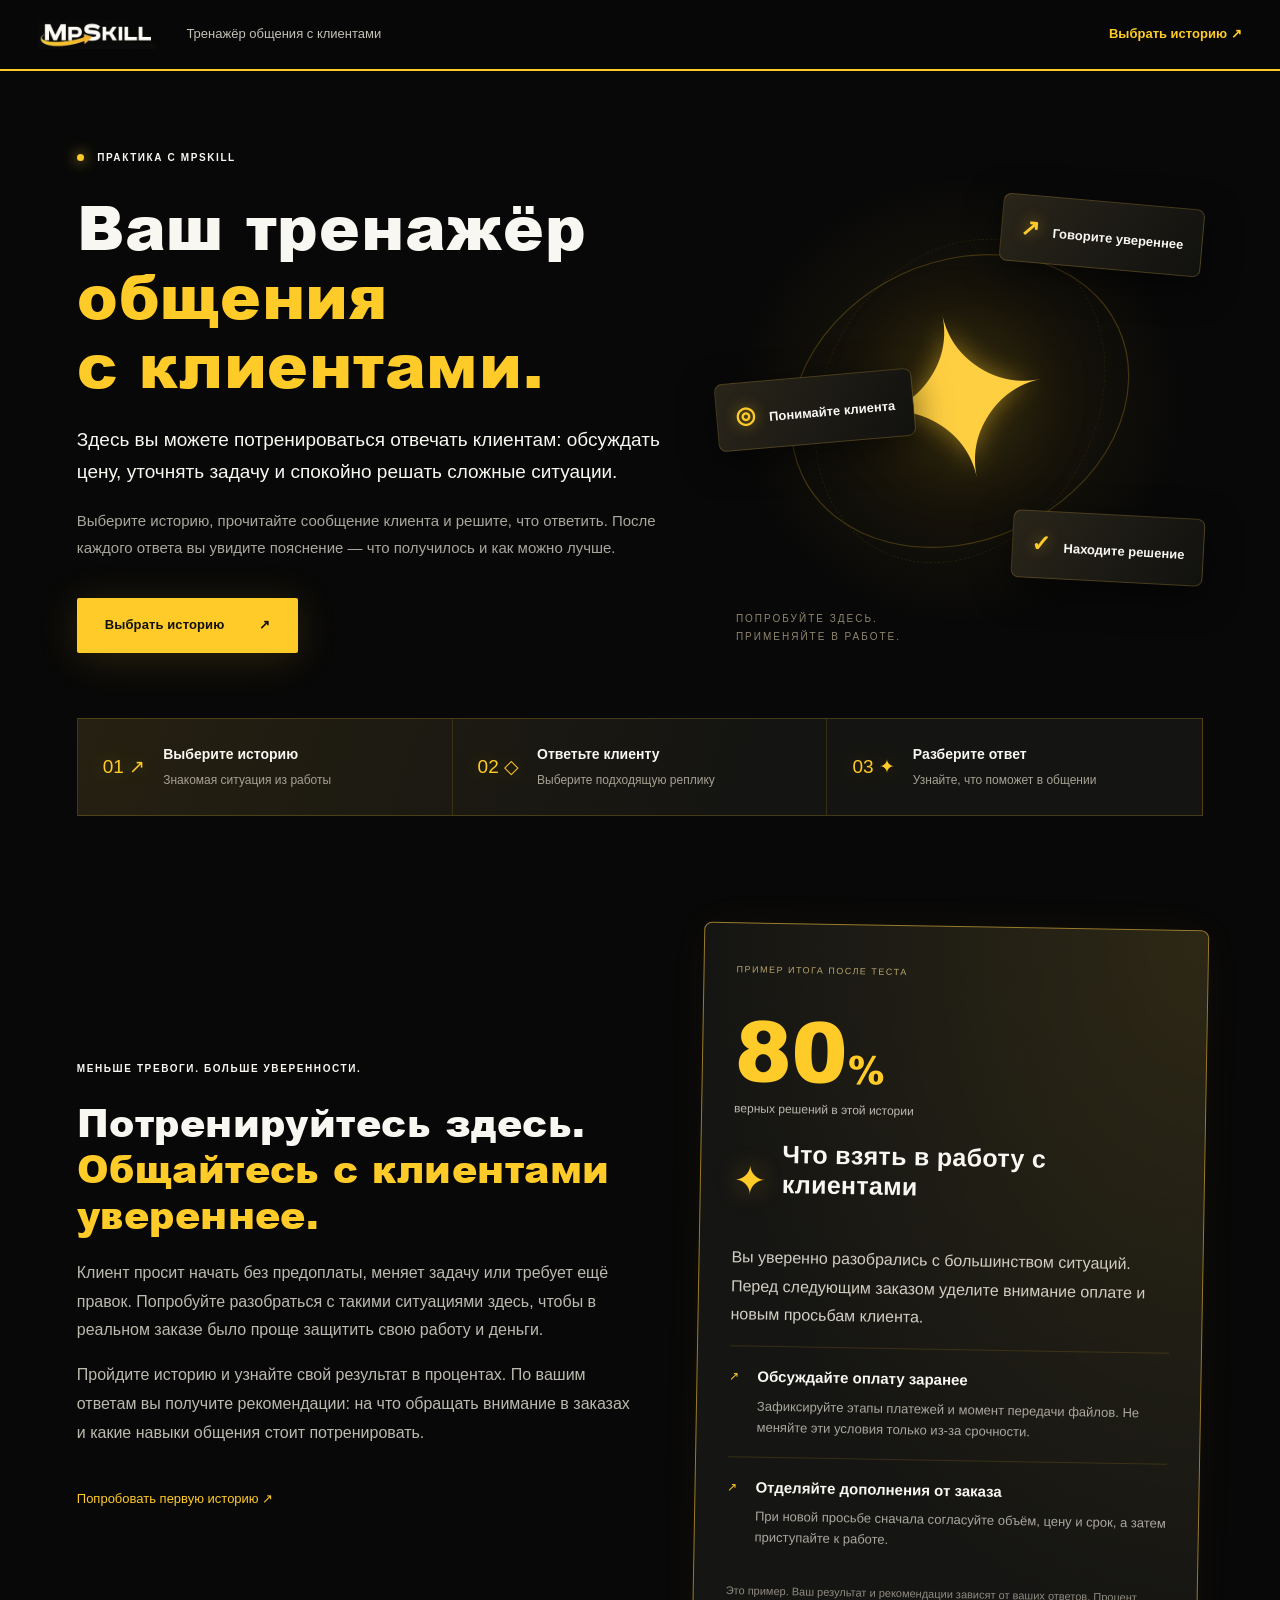
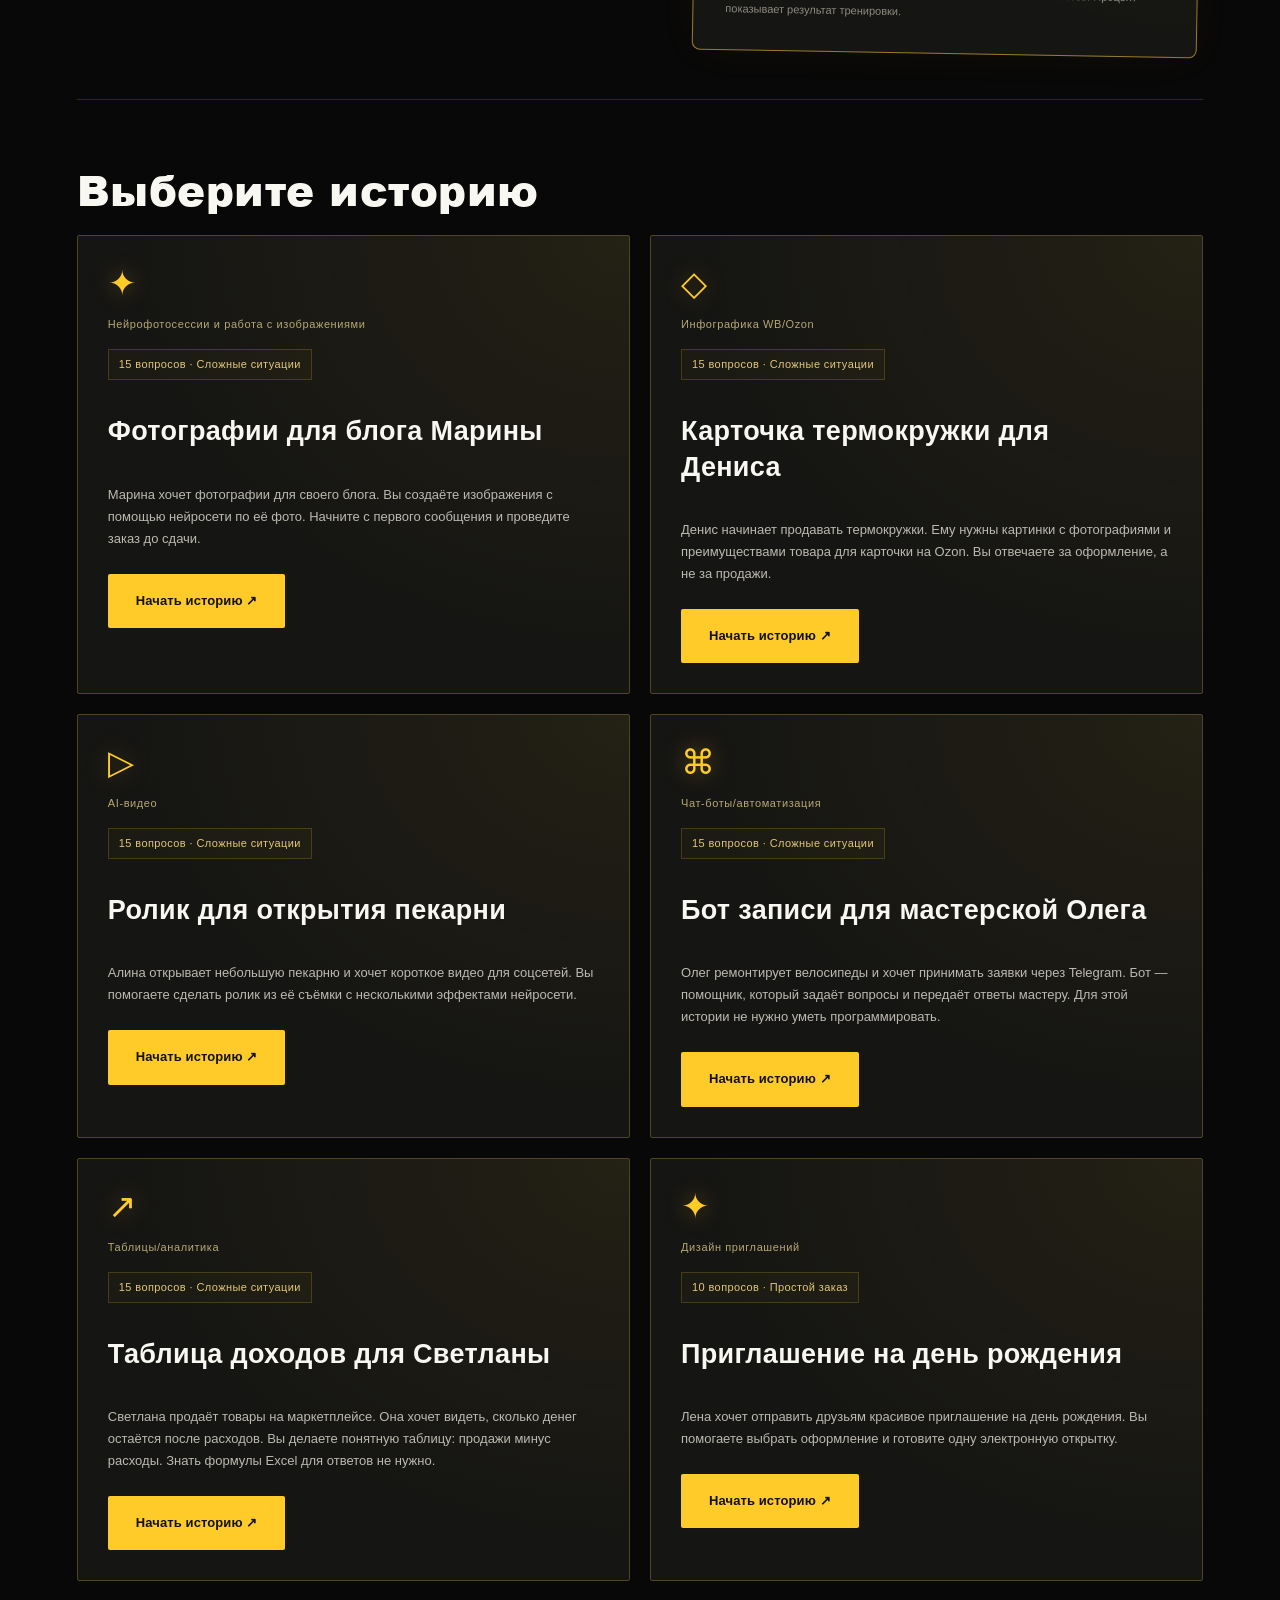
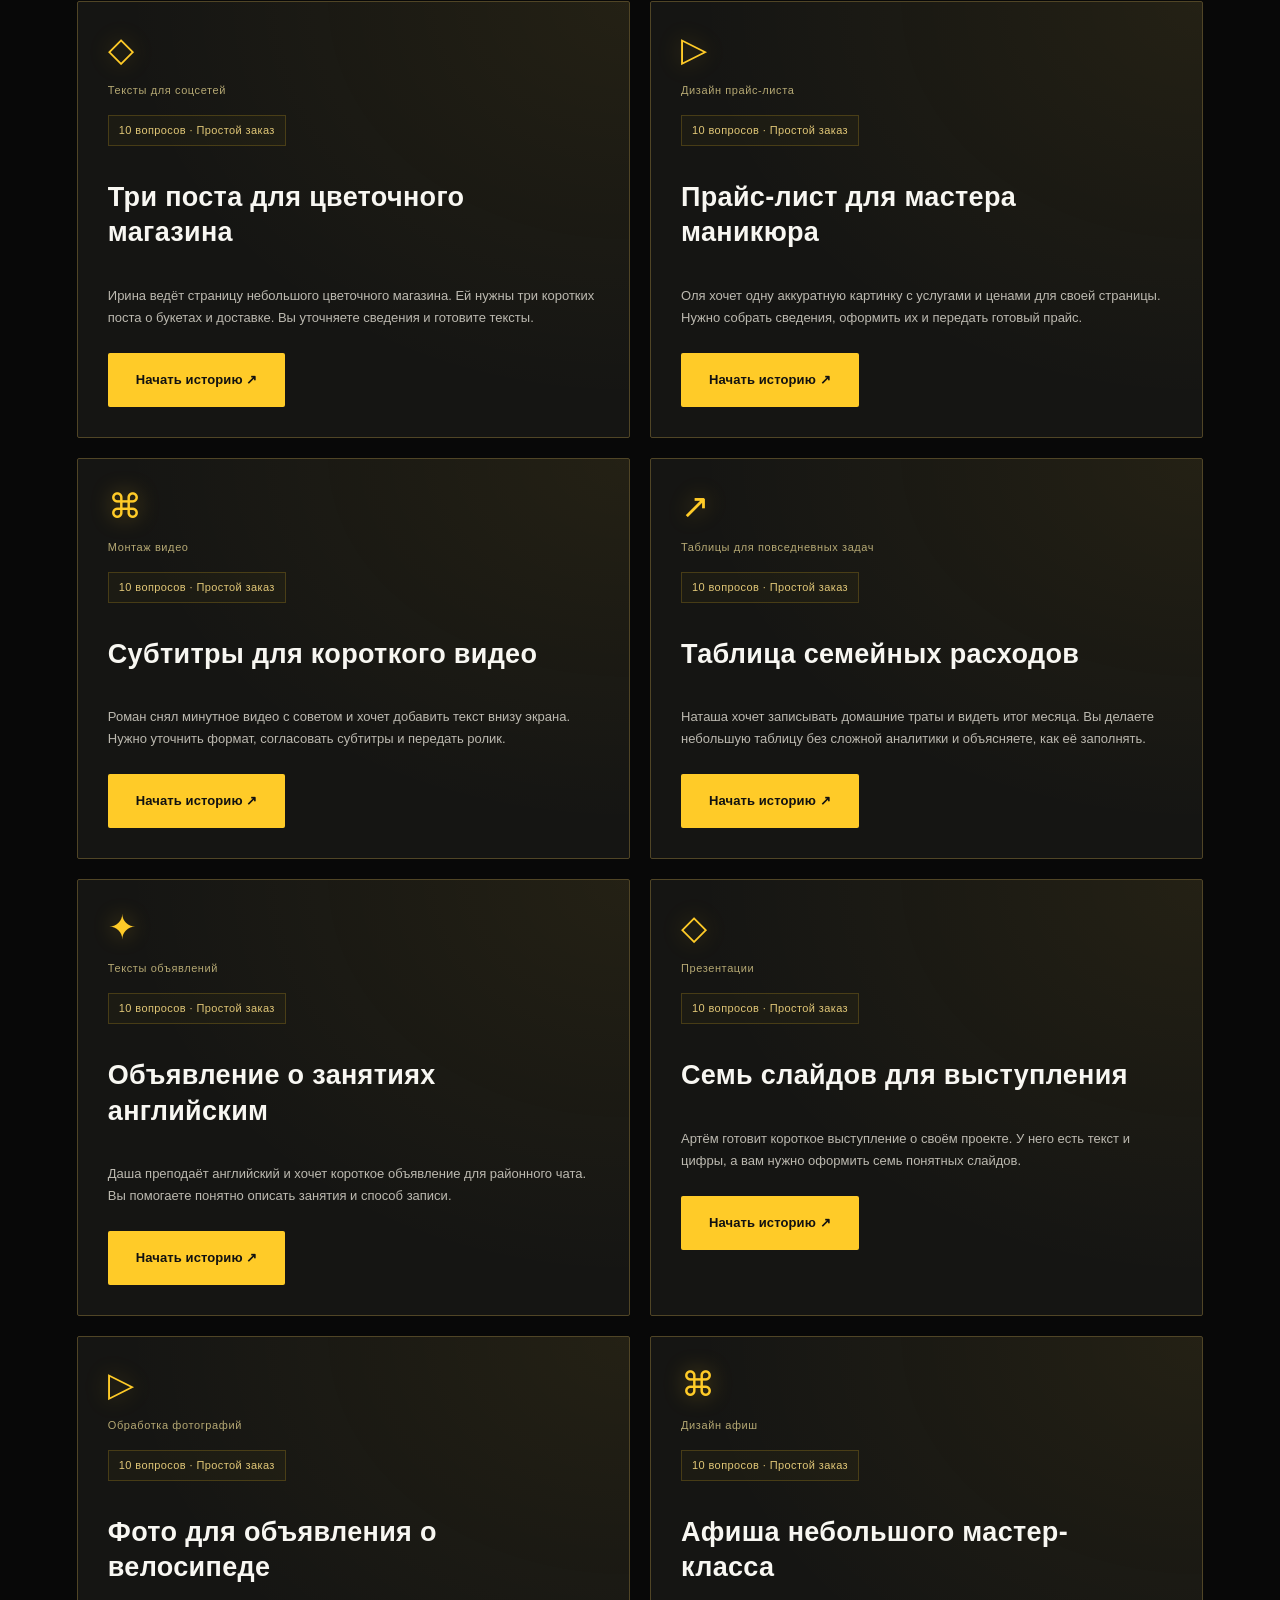
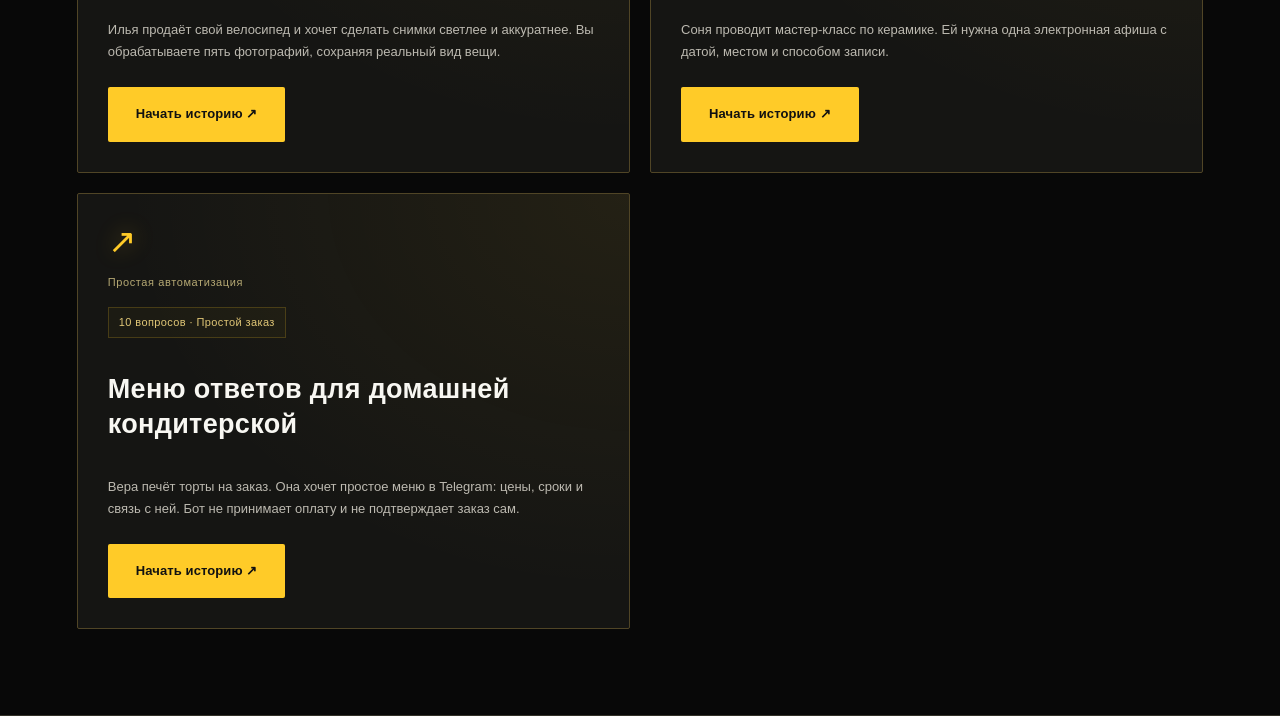
<file: index.html>
<!doctype html><html lang="ru"><head><meta charset="utf-8"><meta name="viewport" content="width=device-width,initial-scale=1"><title>MpSkill — тренажёр общения с клиентами</title><link rel="stylesheet" href="style.css"><link rel="stylesheet" href="redesign.css"><link rel="stylesheet" href="trainer.css?v=6"></head><body><header><a class="wordmark" href="./" aria-label="MpSkill — на главную"><img src="logo-original.png" alt="MpSkill"></a><span class="header-caption">Тренажёр общения с клиентами</span><a class="header-link" href="#app">Выбрать историю ↗</a></header><main><section><div class="welcome"><div class="welcome-copy"><div class="eyebrow"><span class="live-dot"></span> ПРАКТИКА С MPSKILL</div><h1>Ваш тренажёр<br><em>общения<br>с клиентами.</em></h1><p class="intro">Здесь вы можете потренироваться отвечать клиентам: обсуждать цену, уточнять задачу и спокойно решать сложные ситуации.</p><p class="welcome-help">Выберите историю, прочитайте сообщение клиента и решите, что ответить. После каждого ответа вы увидите пояснение — что получилось и как можно лучше.</p><a class="btn welcome-cta" href="#app">Выбрать историю <span>↗</span></a></div><div class="welcome-visual" aria-hidden="true"><div class="orbit orbit-one"></div><div class="orbit orbit-two"></div><div class="gold-symbol">✦</div><div class="floating-note note-one"><span>↗</span> Говорите увереннее</div><div class="floating-note note-two"><span>◎</span> Понимайте клиента</div><div class="floating-note note-three"><span>✓</span> Находите решение</div><div class="visual-caption">ПОПРОБУЙТЕ ЗДЕСЬ.<br>ПРИМЕНЯЙТЕ В РАБОТЕ.</div></div></div><div class="how-strip"><div><span class="step-icon">01 ↗</span><p><b>Выберите историю</b><small>Знакомая ситуация из работы</small></p></div><div><span class="step-icon">02 ◇</span><p><b>Ответьте клиенту</b><small>Выберите подходящую реплику</small></p></div><div><span class="step-icon">03 ✦</span><p><b>Разберите ответ</b><small>Узнайте, что поможет в общении</small></p></div></div><div class="benefit-panel"><div class="benefit-copy"><div class="eyebrow">МЕНЬШЕ ТРЕВОГИ. БОЛЬШЕ УВЕРЕННОСТИ.</div><h2>Потренируйтесь здесь.<br><em>Общайтесь с клиентами увереннее.</em></h2><p>Клиент просит начать без предоплаты, меняет задачу или требует ещё правок. Попробуйте разобраться с такими ситуациями здесь, чтобы в реальном заказе было проще защитить свою работу и деньги.</p><p>Пройдите историю и узнайте свой результат в процентах. По вашим ответам вы получите рекомендации: на что обращать внимание в заказах и какие навыки общения стоит потренировать.</p><a class="text-btn" href="#app">Попробовать первую историю ↗</a></div><div class="result-preview"><span class="preview-label">ПРИМЕР ИТОГА ПОСЛЕ ТЕСТА</span><div class="preview-score">80<span>%</span></div><p class="preview-score-label">верных решений в этой истории</p><div class="preview-heading"><span class="preview-star" aria-hidden="true">✦</span><h3>Что взять в работу с клиентами</h3></div><p class="preview-conclusion">Вы уверенно разобрались с большинством ситуаций. Перед следующим заказом уделите внимание оплате и новым просьбам клиента.</p><div class="preview-topic"><span>↗</span><div><b>Обсуждайте оплату заранее</b><p>Зафиксируйте этапы платежей и момент передачи файлов. Не меняйте эти условия только из-за срочности.</p></div></div><div class="preview-topic"><span>↗</span><div><b>Отделяйте дополнения от заказа</b><p>При новой просьбе сначала согласуйте объём, цену и срок, а затем приступайте к работе.</p></div></div><p class="preview-footnote">Это пример. Ваш результат и рекомендации зависят от ваших ответов. Процент показывает результат тренировки.</p></div></div><div id="app" aria-live="polite"><p>Загружаем истории…</p></div></section></main><script type="module" src="trainer.js?v=5"></script></body></html>
</file>
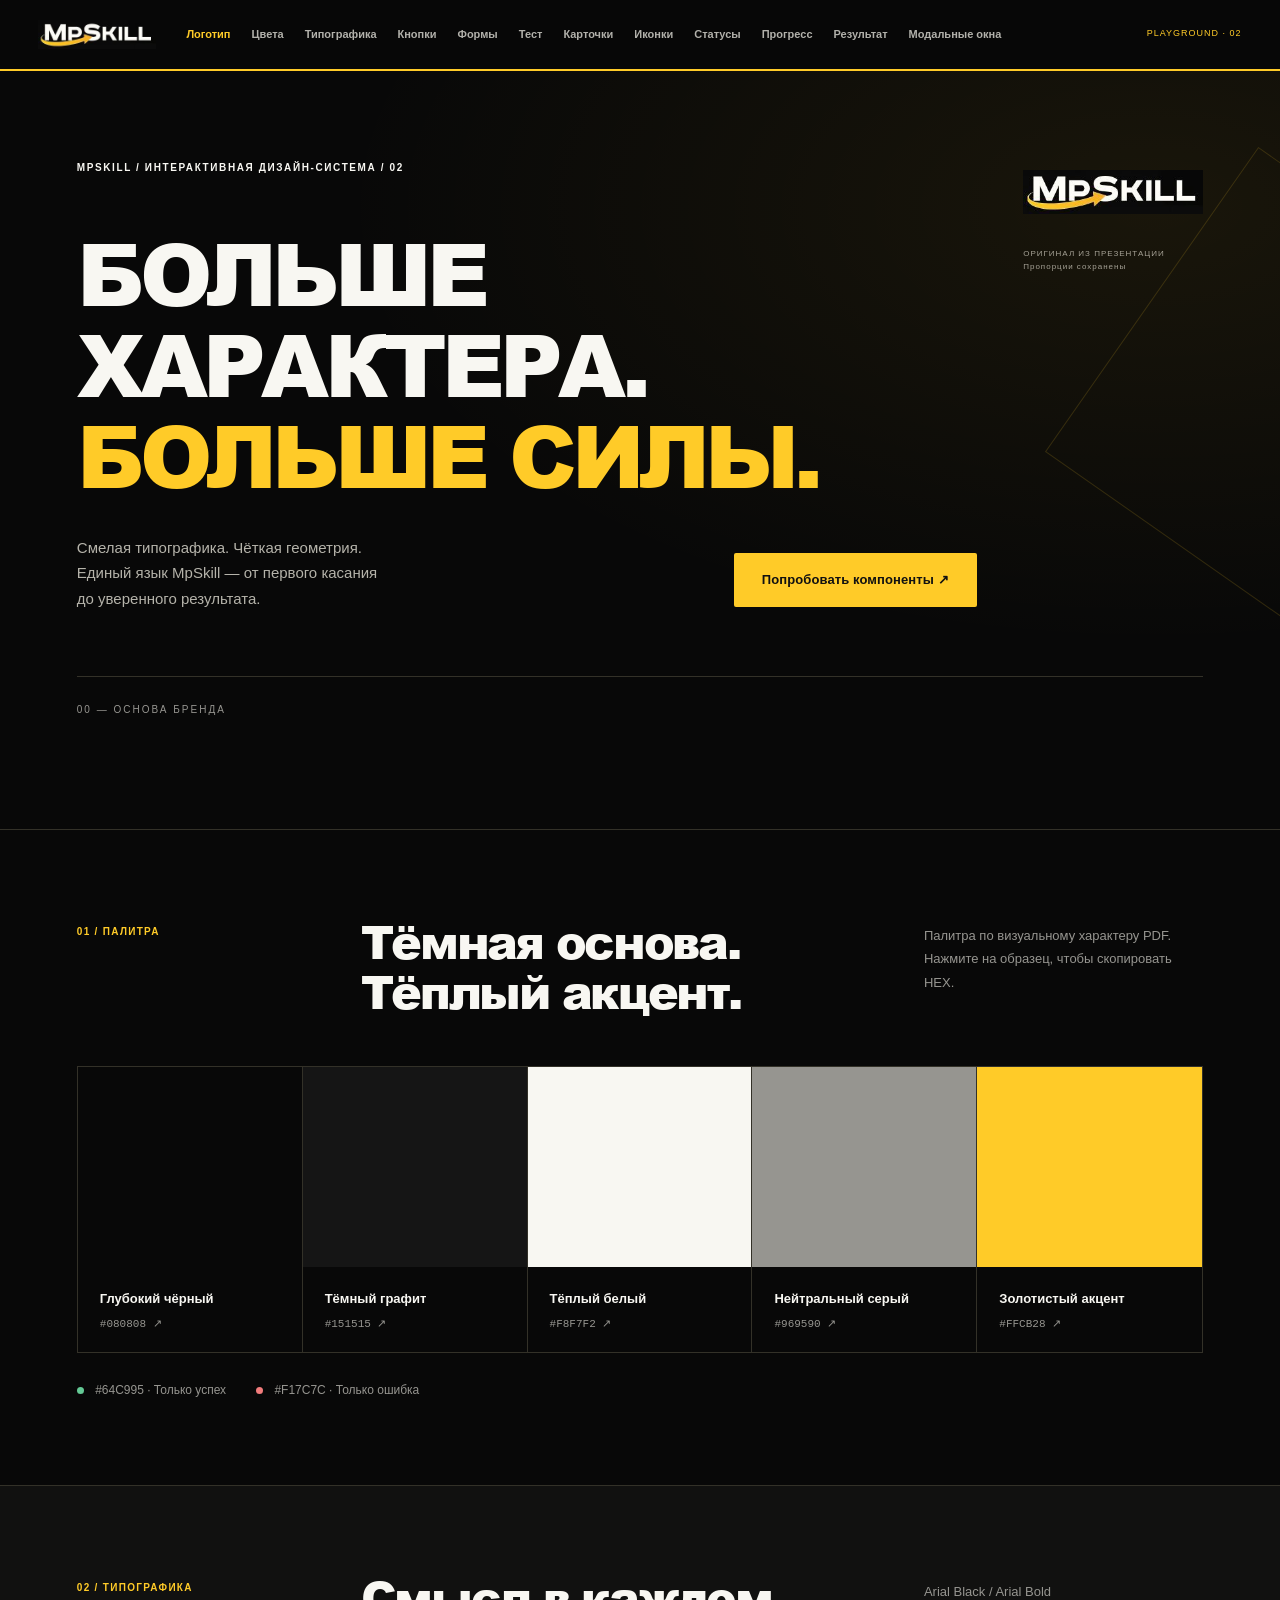
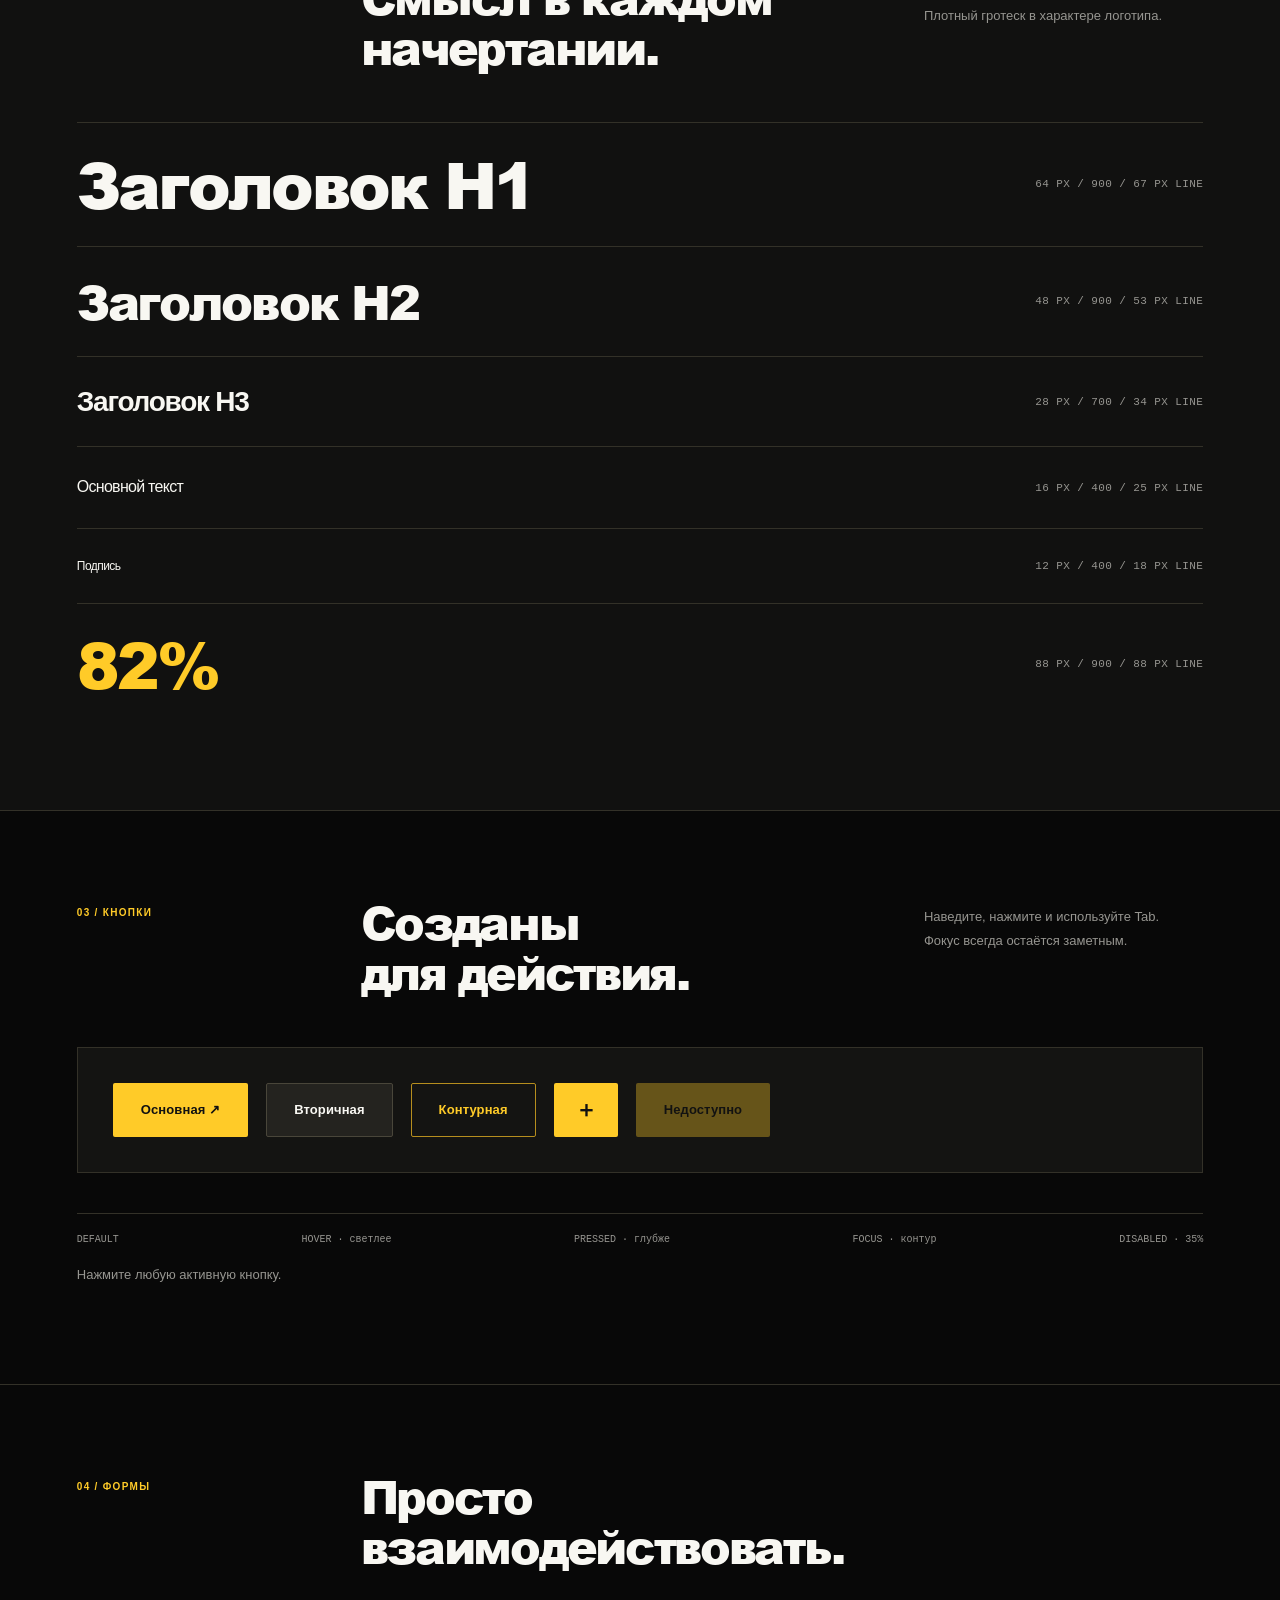
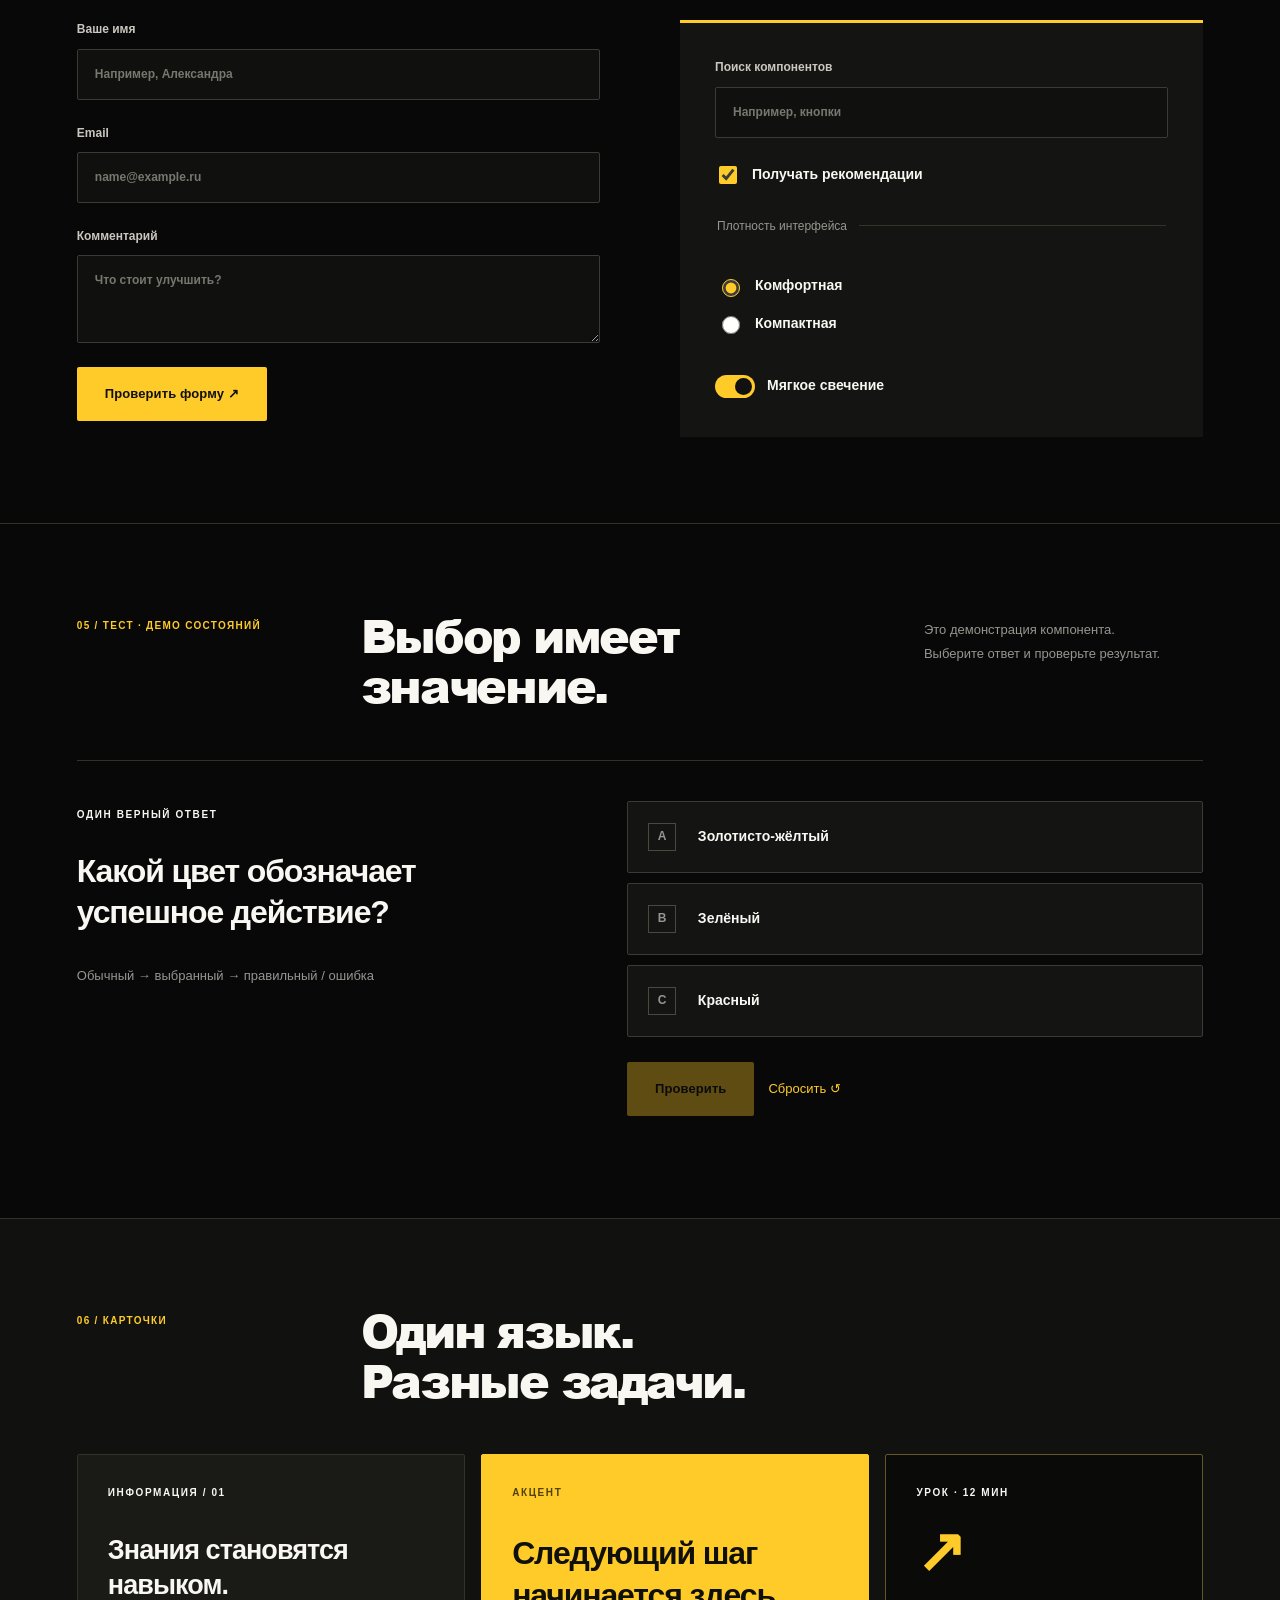
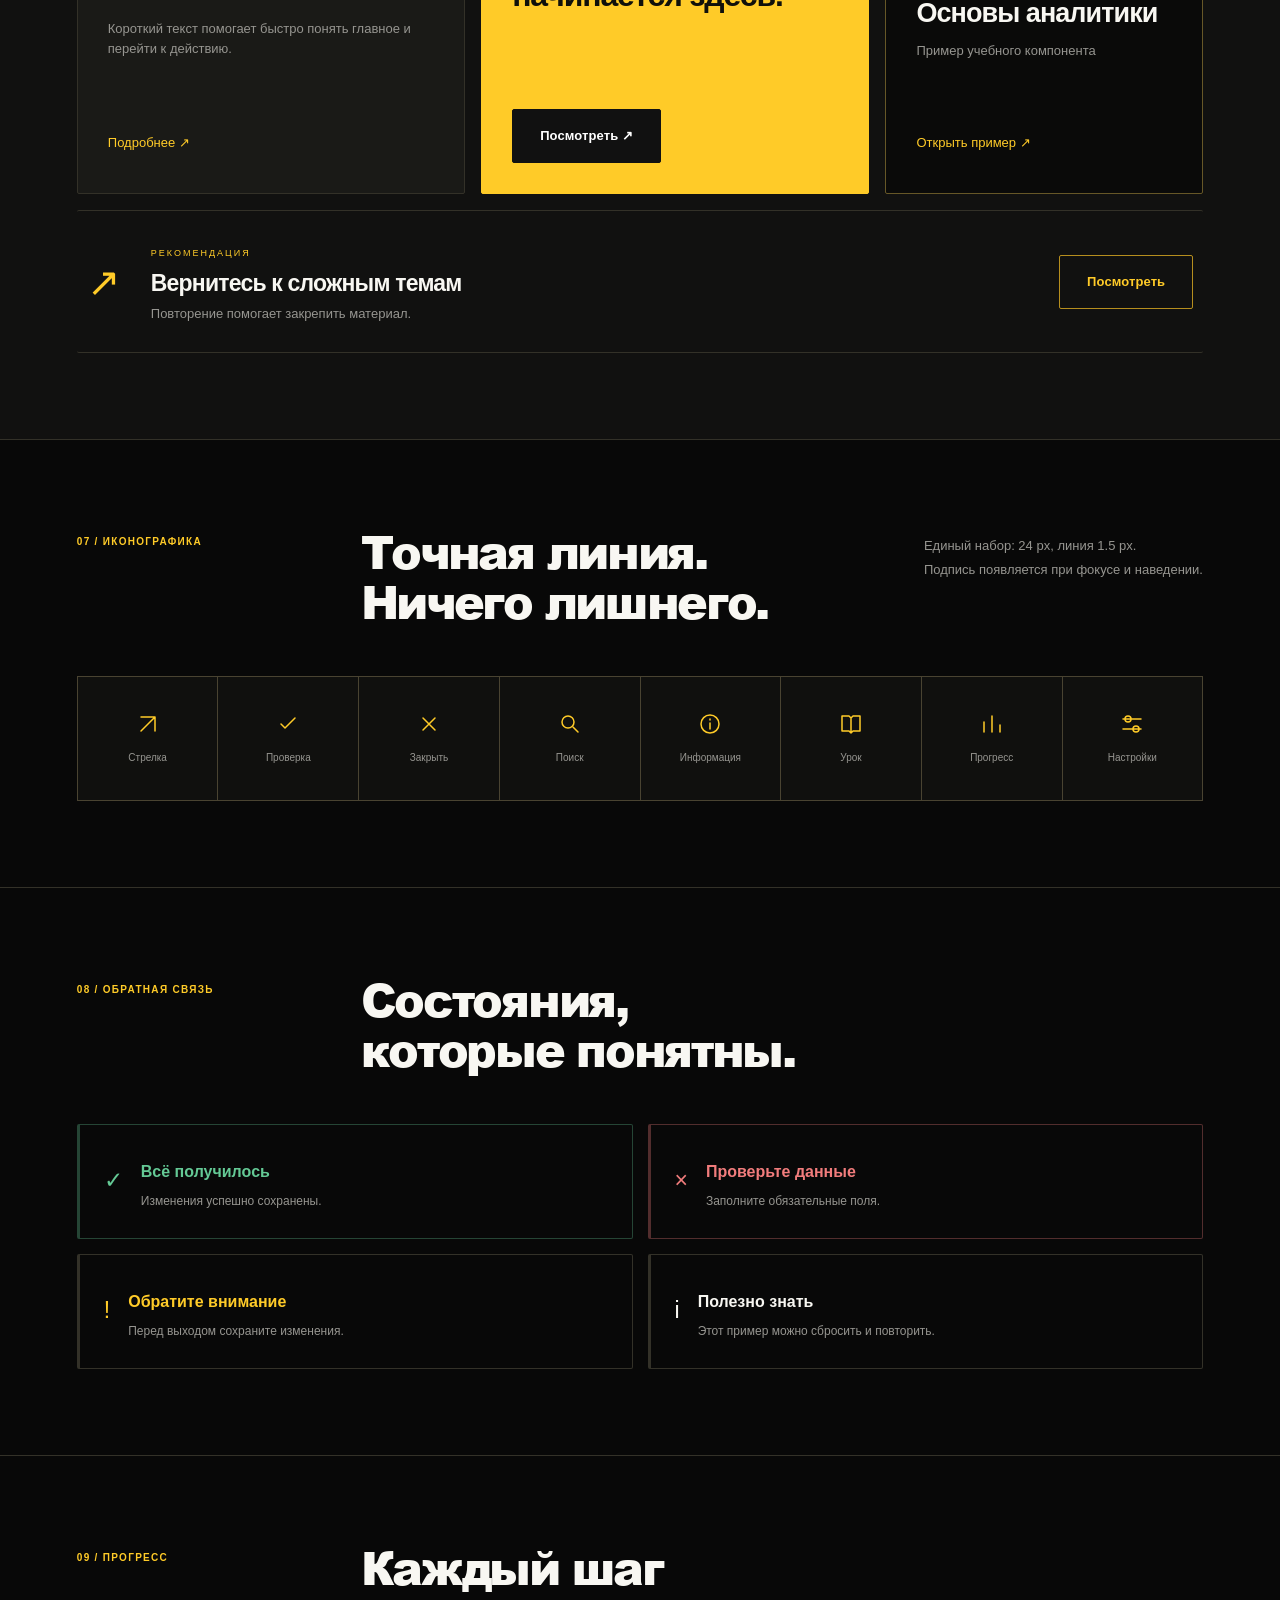
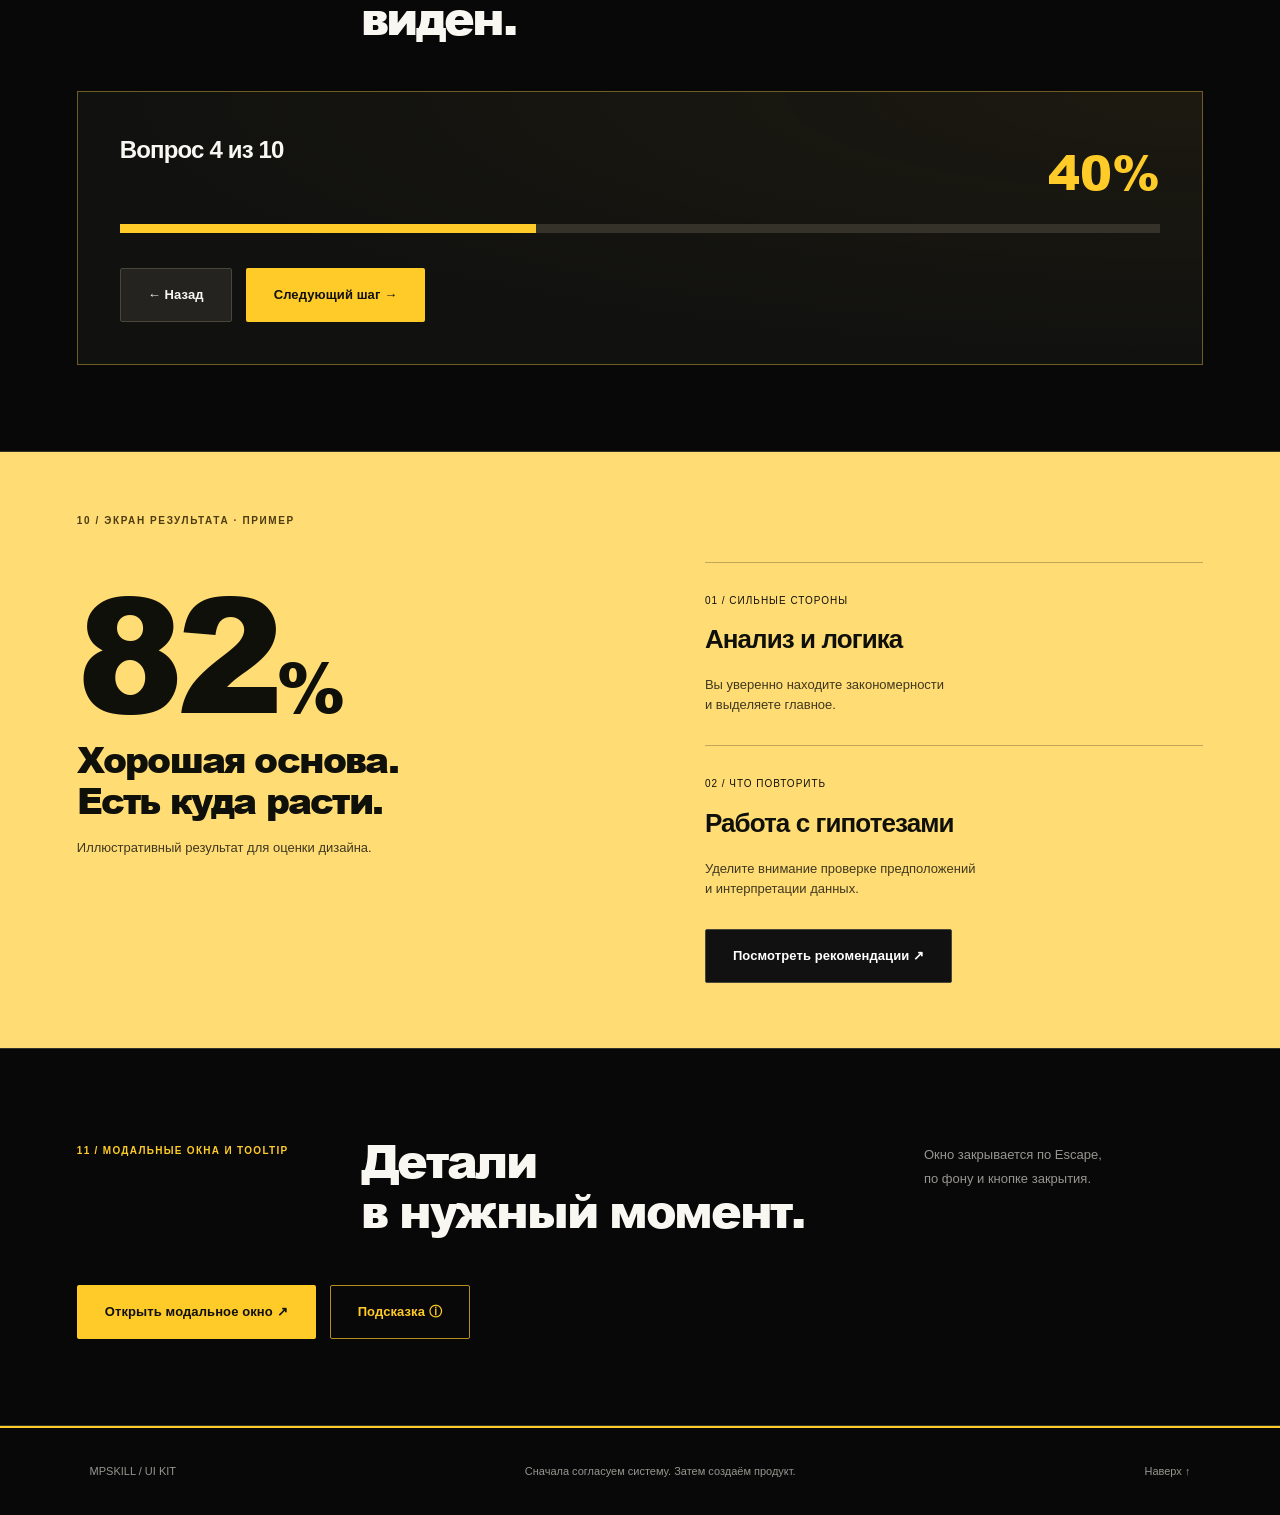
<file: ui-kit/index.html>
<!doctype html><html lang="ru"><head><meta charset="UTF-8"><meta name="viewport" content="width=device-width,initial-scale=1"><title>MpSkill — Design System</title><link rel="stylesheet" href="style.css?v=2"><link rel="stylesheet" href="redesign.css?v=2"></head><body>
<header><a class="wordmark" href="#logo"><img src="logo-original.png" alt="MpSkill"></a><nav aria-label="Разделы"></nav><span class="version">PLAYGROUND · 02</span></header>
<main><section id="logo" class="hero"><div class="eyebrow">MPSKILL / ИНТЕРАКТИВНАЯ ДИЗАЙН-СИСТЕМА / 02</div><h1>БОЛЬШЕ<br>ХАРАКТЕРА.<br><em>БОЛЬШЕ СИЛЫ.</em></h1><div class="hero-bottom"><p>Смелая типографика. Чёткая геометрия.<br>Единый язык MpSkill — от первого касания<br>до уверенного результата.</p><a class="btn" href="#buttons">Попробовать компоненты ↗</a></div><div class="logo-showcase"><img src="logo-original.png" alt="Оригинальный логотип MpSkill"><span>ОРИГИНАЛ ИЗ ПРЕЗЕНТАЦИИ<br>Пропорции сохранены</span></div><span class="hero-index">00 — ОСНОВА БРЕНДА</span></section>
<section id="colors"><div class="section-head"><span>01 / ПАЛИТРА</span><h2>Тёмная основа.<br>Тёплый акцент.</h2><p>Палитра по визуальному характеру PDF.<br>Нажмите на образец, чтобы скопировать HEX.</p></div><div class="swatches"></div><div class="semantic"><span><i class="dot green"></i> #64C995 · Только успех</span><span><i class="dot red"></i> #F17C7C · Только ошибка</span></div></section>
<section id="type"><div class="section-head"><span>02 / ТИПОГРАФИКА</span><h2>Смысл в каждом<br>начертании.</h2><p>Arial Black / Arial Bold<br>Плотный гротеск в характере логотипа.</p></div><div class="type-list"></div></section>
<section id="buttons"><div class="section-head"><span>03 / КНОПКИ</span><h2>Созданы<br>для действия.</h2><p>Наведите, нажмите и используйте Tab.<br>Фокус всегда остаётся заметным.</p></div><div class="button-demo"><button class="btn demo">Основная ↗</button><button class="btn secondary demo">Вторичная</button><button class="btn outline demo">Контурная</button><button class="btn icon demo" aria-label="Добавить">＋</button><button class="btn" disabled>Недоступно</button></div><div class="state-strip"><span>DEFAULT</span><span>HOVER · светлее</span><span>PRESSED · глубже</span><span>FOCUS · контур</span><span>DISABLED · 35%</span></div><p id="button-feedback" class="muted" aria-live="polite">Нажмите любую активную кнопку.</p></section>
<section id="forms"><div class="section-head"><span>04 / ФОРМЫ</span><h2>Просто<br>взаимодействовать.</h2></div><div class="two-col"><form id="demo-form"><label>Ваше имя<input required placeholder="Например, Александра" name="name"></label><label>Email<input type="email" required placeholder="name@example.ru" name="email"></label><label>Комментарий<textarea placeholder="Что стоит улучшить?" rows="3"></textarea></label><button class="btn" type="submit">Проверить форму ↗</button><p id="form-feedback" aria-live="polite"></p></form><div class="controls"><label>Поиск компонентов<input type="search" id="search" placeholder="Например, кнопки"></label><div id="search-result" class="search-result" aria-live="polite"></div><label class="choice"><input type="checkbox" checked> Получать рекомендации</label><fieldset><legend>Плотность интерфейса</legend><label class="choice"><input name="density" type="radio" checked> Комфортная</label><label class="choice"><input name="density" type="radio"> Компактная</label></fieldset><label class="switch-label"><input id="glow" type="checkbox" role="switch" checked><span class="switch"></span> Мягкое свечение</label></div></div></section>
<section id="quiz"><div class="section-head"><span>05 / ТЕСТ · ДЕМО СОСТОЯНИЙ</span><h2>Выбор имеет<br>значение.</h2><p>Это демонстрация компонента.<br>Выберите ответ и проверьте результат.</p></div><div class="quiz-layout"><div><span class="eyebrow">ОДИН ВЕРНЫЙ ОТВЕТ</span><h3>Какой цвет обозначает<br>успешное действие?</h3><p class="muted">Обычный → выбранный → правильный / ошибка</p></div><div><div class="answers"><button data-answer="0"><span>A</span> Золотисто-жёлтый</button><button data-answer="1"><span>B</span> Зелёный</button><button data-answer="2"><span>C</span> Красный</button></div><div class="actions"><button id="check" class="btn" disabled>Проверить</button><button id="reset" class="text-btn">Сбросить ↺</button></div><p id="quiz-feedback" aria-live="polite"></p></div></div></section>
<section id="cards"><div class="section-head"><span>06 / КАРТОЧКИ</span><h2>Один язык.<br>Разные задачи.</h2></div><div class="card-grid"><article class="card"><span class="eyebrow">ИНФОРМАЦИЯ / 01</span><h3>Знания становятся<br>навыком.</h3><p>Короткий текст помогает быстро понять главное и перейти к действию.</p><button class="text-btn" data-modal="Информационная карточка">Подробнее ↗</button></article><article class="card accent"><span class="eyebrow">АКЦЕНТ</span><h3>Следующий шаг<br>начинается здесь.</h3><button class="btn secondary" data-modal="Акцентная карточка">Посмотреть ↗</button></article><article class="card lesson"><span class="eyebrow">УРОК · 12 МИН</span><div class="line-icon">↗</div><h3>Основы аналитики</h3><p>Пример учебного компонента</p><button class="text-btn" data-modal="Карточка урока">Открыть пример ↗</button></article><article class="recommend"><span>↗</span><div><small>РЕКОМЕНДАЦИЯ</small><h3>Вернитесь к сложным темам</h3><p>Повторение помогает закрепить материал.</p></div><button class="btn outline" data-modal="Рекомендация">Посмотреть</button></article></div></section>
<section id="icons"><div class="section-head"><span>07 / ИКОНОГРАФИКА</span><h2>Точная линия.<br>Ничего лишнего.</h2><p>Единый набор: 24 px, линия 1.5 px.<br>Подпись появляется при фокусе и наведении.</p></div><div class="icons"></div></section>
<section id="statuses"><div class="section-head"><span>08 / ОБРАТНАЯ СВЯЗЬ</span><h2>Состояния,<br>которые понятны.</h2></div><div class="statuses"><div class="status success">✓ <div><b>Всё получилось</b><p>Изменения успешно сохранены.</p></div></div><div class="status error">× <div><b>Проверьте данные</b><p>Заполните обязательные поля.</p></div></div><div class="status warning">! <div><b>Обратите внимание</b><p>Перед выходом сохраните изменения.</p></div></div><div class="status info">i <div><b>Полезно знать</b><p>Этот пример можно сбросить и повторить.</p></div></div></div></section>
<section id="progress"><div class="section-head"><span>09 / ПРОГРЕСС</span><h2>Каждый шаг<br>виден.</h2></div><div class="progress-panel"><div class="progress-top"><h3>Вопрос <span id="step">4</span> из 10</h3><strong id="percent">40%</strong></div><div class="track" role="progressbar" aria-label="Прогресс" aria-valuemin="0" aria-valuemax="100" aria-valuenow="40"><div id="bar"></div></div><div class="actions"><button class="btn secondary" id="prev">← Назад</button><button class="btn" id="next">Следующий шаг →</button></div></div></section>
<section id="result" class="result"><span class="eyebrow">10 / ЭКРАН РЕЗУЛЬТАТА · ПРИМЕР</span><div class="result-layout"><div><div class="big-number">82<span>%</span></div><h2>Хорошая основа.<br>Есть куда расти.</h2><p>Иллюстративный результат для оценки дизайна.</p></div><div class="result-details"><div><small>01 / СИЛЬНЫЕ СТОРОНЫ</small><h3>Анализ и логика</h3><p>Вы уверенно находите закономерности<br>и выделяете главное.</p></div><div><small>02 / ЧТО ПОВТОРИТЬ</small><h3>Работа с гипотезами</h3><p>Уделите внимание проверке предположений<br>и интерпретации данных.</p></div><button class="btn secondary" data-modal="Рекомендации по результату">Посмотреть рекомендации ↗</button></div></div></section>
<section id="modals"><div class="section-head"><span>11 / МОДАЛЬНЫЕ ОКНА И TOOLTIP</span><h2>Детали<br>в нужный момент.</h2><p>Окно закрывается по Escape,<br>по фону и кнопке закрытия.</p></div><div class="actions"><button class="btn" data-modal="Продолжим исследовать?">Открыть модальное окно ↗</button><button class="tooltip-target btn outline" aria-describedby="tip">Подсказка ⓘ<span id="tip" role="tooltip">Небольшое пояснение рядом с действием.</span></button></div></section>
<footer><span>MPSKILL / UI KIT</span><p>Сначала согласуем систему. Затем создаём продукт.</p><a href="#logo">Наверх ↑</a></footer></main><div id="toast" role="status"></div><dialog id="modal"><button class="close text-btn" aria-label="Закрыть окно">×</button><span class="eyebrow">MPSKILL / ДЕМО</span><h2 id="modal-title"></h2><p>Так выглядит диалог дизайн-системы: ясный заголовок, короткое пояснение и одно основное действие.</p><button class="btn" id="confirm">Понятно ✓</button></dialog><script src="app.js?v=2"></script></body></html>
</file>
<file: style.css>
:root{--bg:#090909;--surface:#171717;--gold:#edc75a;--white:#f5f3ed;--muted:#969590;--line:#30302c;--green:#64c995;--red:#f17c7c}*{box-sizing:border-box}html{scroll-behavior:smooth;scroll-padding-top:110px}body{margin:0;background:var(--bg);color:var(--white);font:16px/1.55 Arial,sans-serif}button,input,textarea{font:inherit}button,a,input{touch-action:manipulation}button{cursor:pointer}a{color:inherit;text-decoration:none}header{position:fixed;inset:0 0 auto;z-index:10;background:#090909f5;backdrop-filter:blur(18px);border-bottom:1px solid var(--line);padding:22px 3%;display:flex;align-items:center;gap:28px}.wordmark{white-space:nowrap;font-size:14px}.wordmark b{font-weight:400;color:var(--gold)}nav{display:flex;gap:21px;overflow:auto;scrollbar-width:none;flex:1}nav a{font-size:11px;white-space:nowrap;color:#b2b1ab}nav a:hover,nav a.active{color:var(--gold)}.version{font-size:9px;letter-spacing:1px;white-space:nowrap;color:var(--muted)}main{max-width:1600px;margin:auto}section{padding:90px 7%;border-bottom:1px solid var(--line);scroll-margin-top:0}.hero{padding-top:155px;position:relative;min-height:850px;background:radial-gradient(ellipse at 85% 35%,#edc75a0e,transparent 48%)}.eyebrow,.section-head>span{font-size:10px;letter-spacing:2px;font-weight:600}.hero h1{font-size:clamp(65px,8.5vw,132px);line-height:.99;letter-spacing:-7px;margin:45px 0 40px;font-weight:500}.hero em{font-style:normal;color:var(--gold)}.hero-bottom{display:flex;align-items:center;justify-content:space-between;gap:25px;max-width:800px}.hero p{color:#b5b3aa;font-size:14px}.logo-placeholder{position:absolute;right:7%;top:220px;max-width:230px;padding:20px;border:1px dashed #756438;font-size:10px;letter-spacing:1px;color:var(--gold)}.logo-placeholder span{display:block;color:var(--muted);font-size:12px;letter-spacing:0;margin-top:12px}.hero-index{display:block;margin-top:65px;font-size:10px;letter-spacing:2px;color:var(--muted)}h2,h3,p{margin-top:0}h2{font-size:clamp(32px,4vw,56px);font-weight:400;line-height:1.08;letter-spacing:-2px;margin-bottom:0}h3{font-weight:400;font-size:24px;line-height:1.3;letter-spacing:-.5px}.section-head{display:grid;grid-template-columns:1fr 2fr 1.3fr;gap:25px;margin-bottom:55px;align-items:start}.section-head>span{color:var(--gold);padding-top:8px}.section-head p{font-size:13px;color:var(--muted);padding-top:8px}.swatches{display:grid;grid-template-columns:repeat(5,1fr);gap:12px}.swatch{border:1px solid var(--line);padding:0;background:transparent;text-align:left;color:var(--white)}.swatch .paint{display:block;height:165px}.swatch .swatch-label{padding:16px;display:block;font-size:13px}.swatch small{display:block;color:var(--muted);margin-top:8px;font:11px monospace}.semantic{display:flex;gap:30px;font-size:12px;color:var(--muted);margin-top:24px}.dot{display:inline-block;width:7px;height:7px;border-radius:50%;margin-right:8px}.green{background:var(--green)}.red{background:var(--red)}.type-row{display:flex;justify-content:space-between;align-items:center;border-top:1px solid var(--line);padding:23px 0;gap:20px}.type-row small{color:var(--muted);font:11px monospace;white-space:nowrap}.btn{border:1px solid transparent;border-radius:5px;padding:15px 24px;background:var(--gold);color:#111;display:inline-flex;justify-content:center;align-items:center;gap:10px;font-size:13px;font-weight:600;transition:background .15s,transform .15s,box-shadow .15s}.btn:hover{background:#ffe091;box-shadow:0 4px 28px #edc75a15}.btn:active,.btn.pressed{transform:translateY(2px);background:#caa749;box-shadow:inset 0 2px 4px #0005}.btn.secondary{background:#242422;color:var(--white);border-color:#3b3b35}.btn.secondary:hover{background:#35352f}.btn.outline{background:transparent;border-color:#9b8448;color:var(--gold)}.btn.outline:hover{background:#edc75a16}.btn.icon{font-size:22px;padding:9px 20px}.btn:disabled{opacity:.35;cursor:not-allowed;transform:none;box-shadow:none}button:focus-visible,a:focus-visible,input:focus-visible,textarea:focus-visible{outline:2px solid var(--gold);outline-offset:5px}.button-demo,.actions{display:flex;gap:14px;flex-wrap:wrap;align-items:center}.state-strip{display:flex;justify-content:space-between;gap:15px;margin:40px 0 20px;border-top:1px solid var(--line);padding-top:20px;font:10px monospace;color:var(--muted)}.muted{color:var(--muted);font-size:13px}.two-col{display:grid;grid-template-columns:1fr 1fr;gap:100px}label:not(.choice):not(.switch-label){display:block;font-size:12px;color:#c9c7bf;margin-bottom:24px}input:not([type=checkbox]):not([type=radio]),textarea{width:100%;display:block;background:#141413;border:1px solid #3b3b35;border-radius:4px;color:var(--white);padding:15px 17px;margin-top:10px;resize:vertical}input::placeholder,textarea::placeholder{color:#77776f}input:focus,textarea:focus{border-color:var(--gold)}fieldset{padding:24px 0;border:0;border-top:1px solid var(--line);margin-top:30px}legend{font-size:12px;padding:0 12px 0 0;color:var(--muted)}.choice{display:flex;align-items:center;gap:12px;margin:16px 0;font-size:14px}input[type=checkbox],input[type=radio]{accent-color:var(--gold);width:18px;height:18px}.switch-label{display:flex;align-items:center;gap:12px;font-size:14px;position:relative}.switch-label input{position:absolute;opacity:0}.switch{width:40px;height:23px;background:#45453e;border-radius:20px;padding:3px;transition:.2s}.switch:before{content:'';display:block;background:#fff;width:17px;height:17px;border-radius:50%;transition:.2s}.switch-label input:checked+.switch{background:var(--gold)}.switch-label input:checked+.switch:before{transform:translateX(17px);background:#111}.switch-label input:focus-visible+.switch{outline:2px solid var(--gold);outline-offset:4px}.search-result{font-size:12px;color:var(--gold);margin-bottom:25px}.search-result a{display:inline-block;padding:6px 12px;border:1px solid var(--line);margin:3px}.quiz-layout{display:grid;grid-template-columns:1fr 1.2fr;gap:70px}.quiz-layout h3{margin-top:25px;font-size:30px}.answers{display:grid;gap:10px;margin-bottom:25px}.answers button{padding:20px;text-align:left;border:1px solid #3b3b35;background:#141413;color:var(--white);border-radius:5px;font-size:14px}.answers button span{color:var(--muted);margin-right:22px;font-size:12px}.answers button:hover{border-color:var(--gold);background:#edc75a08}.answers button.selected{border-color:var(--gold);background:#edc75a13}.answers button.correct{border-color:var(--green);background:#64c99512}.answers button.wrong{border-color:var(--red);background:#f17c7c12}.text-btn{border:0;color:var(--gold);background:none;font-size:13px;padding:10px 0}.card-grid{display:grid;grid-template-columns:repeat(3,1fr);gap:20px}.card{padding:30px;background:var(--surface);border:1px solid var(--line);border-radius:7px;display:flex;flex-direction:column;align-items:start;min-height:310px}.card h3{margin:32px 0 16px}.card p{color:var(--muted);font-size:13px}.card .text-btn,.card .btn{margin-top:auto}.card.accent{border-color:#8f783d;background:radial-gradient(at top right,#edc75a20,transparent 80%),#171612}.card.accent h3{font-size:30px}.line-icon{color:var(--gold);font-size:42px;margin-top:15px}.lesson h3{margin:8px 0 10px}.recommend{grid-column:1/-1;display:flex;align-items:center;gap:30px;padding:25px 30px;border:1px solid var(--line)}.recommend>span{font-size:40px;color:var(--gold)}.recommend small{color:var(--gold);font-size:9px;letter-spacing:2px}.recommend h3{margin:5px 0;font-size:20px}.recommend p{margin:0;color:var(--muted);font-size:13px}.recommend button{margin-left:auto}.icons{display:grid;grid-template-columns:repeat(8,1fr);gap:1px;background:var(--line);border:1px solid var(--line)}.icon-tile{background:var(--bg);padding:30px 10px;display:flex;align-items:center;flex-direction:column;gap:14px;position:relative;color:var(--gold)}.icon-tile svg{width:24px;height:24px;fill:none;stroke:currentColor;stroke-width:1.5;stroke-linecap:round;stroke-linejoin:round}.icon-tile small{color:var(--muted);font-size:10px}.statuses{display:grid;grid-template-columns:1fr 1fr;gap:15px}.status{padding:24px;display:flex;gap:18px;border:1px solid var(--line);font-size:23px}.status b{font-size:14px;font-weight:400}.status p{font-size:12px;color:var(--muted);margin:4px 0 0}.success{color:var(--green);border-color:#64c99550}.error{color:var(--red);border-color:#f17c7c50}.warning{color:var(--gold)}.info{color:var(--white)}.progress-panel{padding:35px;border:1px solid var(--line);background:#131312}.progress-top{display:flex;justify-content:space-between}.progress-top strong{font-size:36px;color:var(--gold);font-weight:400}.track{height:5px;background:#35352e;margin:15px 0 35px;overflow:hidden}.track div{height:100%;background:var(--gold);width:40%;transition:width .3s}.result{background:#ead589;color:#14130e}.result-layout{display:grid;grid-template-columns:1.2fr 1fr;gap:90px;margin-top:30px}.big-number{font-size:150px;line-height:1.1;letter-spacing:-10px}.big-number span{font-size:65px;letter-spacing:-4px}.result h2{font-size:38px;letter-spacing:-1px}.result p{font-size:13px;opacity:.7;margin-top:18px}.result-details>div{border-top:1px solid #14130e44;padding-top:23px;margin-bottom:30px}.result-details small{font-size:10px;letter-spacing:1px}.result-details h3{margin:12px 0 0}.tooltip-target{position:relative}.tooltip-target [role=tooltip]{position:absolute;bottom:calc(100% + 14px);left:0;width:240px;background:var(--white);color:#111;padding:14px;font-size:12px;opacity:0;visibility:hidden;transition:.15s;pointer-events:none;border-radius:4px}.tooltip-target:hover [role=tooltip],.tooltip-target:focus [role=tooltip]{opacity:1;visibility:visible}footer{padding:35px 7%;display:flex;justify-content:space-between;gap:25px;font-size:10px;color:var(--muted)}footer p{margin:0}dialog{background:#171715;color:var(--white);border:1px solid #786439;border-radius:8px;max-width:510px;width:calc(100% - 35px);padding:45px}dialog::backdrop{background:#000b;backdrop-filter:blur(7px)}dialog h2{font-size:36px;margin:25px 0}dialog p{color:var(--muted);font-size:14px}dialog .close{position:absolute;right:22px;top:10px;font-size:30px}#toast{position:fixed;bottom:24px;left:50%;transform:translate(-50%,30px);opacity:0;pointer-events:none;background:var(--white);color:#111;padding:12px 25px;border-radius:4px;font-size:13px;z-index:30;transition:.2s}#toast.show{transform:translate(-50%,0);opacity:1}.no-glow .hero,.no-glow .card.accent{background:var(--bg)}@media(min-width:1500px){header{padding-left:5%;padding-right:5%}}@media(max-width:1100px){.version{display:none}.section-head{grid-template-columns:1fr 2fr}.section-head p{grid-column:2}.logo-placeholder{right:5%;max-width:190px}.two-col{gap:45px}.icons{grid-template-columns:repeat(4,1fr)}}@media(max-width:700px){header{display:block;padding:14px 5%}nav{margin-top:12px;gap:22px}.hero{padding-top:155px;min-height:0}.hero h1{letter-spacing:-3px;font-size:65px}.hero-bottom{display:block}.logo-placeholder{position:static;margin-top:40px;max-width:none}.hero-index{margin-top:35px}section{padding:55px 6%}.section-head{display:block;margin-bottom:35px}.section-head>span{display:block;margin-bottom:20px}.section-head p{margin-top:20px}.swatches{grid-template-columns:repeat(2,1fr)}.swatch:last-child{grid-column:1/-1}.swatch .paint{height:110px}.semantic{display:block}.semantic>span{display:block;margin-top:10px}.type-row{align-items:start;flex-direction:column;gap:10px}.type-row>span{max-width:100%;overflow-wrap:anywhere}.two-col,.quiz-layout,.result-layout{grid-template-columns:1fr;gap:40px}.card-grid,.statuses{grid-template-columns:1fr}.recommend{flex-wrap:wrap}.recommend button{margin-left:0}.state-strip{flex-wrap:wrap;justify-content:start}.big-number{font-size:120px}.result h2{font-size:32px}.icons{grid-template-columns:repeat(4,1fr)}footer{flex-direction:column}html{scroll-padding-top:100px}}@media(prefers-reduced-motion:reduce){html{scroll-behavior:auto}*{transition:none!important}}

.wordmark img{display:block;width:100px;height:auto}.logo-showcase{position:absolute;right:7%;top:240px;width:230px}.logo-showcase img{width:100%;height:auto}.logo-showcase span{display:block;font-size:9px;letter-spacing:1px;color:var(--muted);margin-top:25px;line-height:1.8}@media(max-width:700px){.logo-showcase{position:static;margin-top:40px;width:180px}}
</file>
<file: redesign.css>
@font-face{font-family:MpHeading;src:url('heading.ttf') format('truetype');font-weight:900;font-display:swap}
:root{--bg:#080808;--surface:#151515;--gold:#ffcb28;--white:#f8f7f2;--line:#333128}
body{background:var(--bg)}
header{padding:20px 3%;border-bottom:2px solid var(--gold);background:#080808f5;gap:30px}.wordmark img{width:118px}nav a{font-size:11px;font-weight:700}.version{color:var(--gold)}
h1,h2,.big-number{font-family:MpHeading,'Arial Black',Arial,sans-serif;font-weight:900;letter-spacing:-.045em}h3{font-family:Arial,sans-serif;font-weight:800;letter-spacing:-.035em}
section{padding:86px 6%;position:relative}.hero{padding-top:160px;padding-bottom:45px;min-height:830px;background:radial-gradient(ellipse at 90% 25%,#ffcb2812,transparent 50%);overflow:hidden}.hero:after{content:'';position:absolute;width:370px;height:370px;border:1px solid #ffcb2828;right:-210px;top:220px;transform:rotate(35deg);pointer-events:none}.hero h1{font-family:MpHeading,'Arial Black',Arial,sans-serif;font-weight:900;font-size:clamp(52px,6.8vw,105px);line-height:1.05;letter-spacing:-.055em;margin:50px 0 35px;max-width:950px}.hero em{color:var(--gold)}.hero-bottom{max-width:900px}.hero p{font-size:15px;line-height:1.7}.hero-index{border-top:1px solid var(--line);padding-top:25px;margin-top:50px}.logo-showcase{top:170px;right:6%;width:180px;padding:0}.logo-showcase span{font-size:8px;line-height:1.7;color:#a5a195}
.section-head{grid-template-columns:1fr 2.1fr 1.1fr;gap:30px;align-items:start;margin-bottom:50px}.section-head>span{font-size:10px;letter-spacing:1.3px}.section-head h2{font-size:clamp(30px,3.6vw,51px);line-height:1.08;font-weight:900;letter-spacing:-.05em}.section-head p{line-height:1.8}.eyebrow{letter-spacing:1.6px}.swatches{gap:0;border:1px solid var(--line)}.swatch{border:0;border-right:1px solid var(--line)}.swatch:last-child{border-right:0}.swatch .paint{height:200px}.swatch .swatch-label{padding:22px;font-weight:700}.swatch:hover .paint{box-shadow:inset 0 0 0 3px #ffffff70}.semantic{margin-top:28px}
#type{background:#111110}.type-row{padding:28px 0}.type-row>span{letter-spacing:-.045em}.type-row:nth-child(-n+2)>span,.type-row:last-child>span{font-family:MpHeading,'Arial Black',Arial,sans-serif}.type-row:last-child>span{color:var(--gold)}.type-row small{letter-spacing:.4px}
.btn{border-radius:2px;min-height:50px;padding:16px 27px;font-weight:800;letter-spacing:.1px}.btn:hover{background:#ffdd6a;box-shadow:0 6px 30px #ffcb2820}.btn:active,.btn.pressed{background:#d8a70a;transform:translateY(2px)}.btn.secondary{border-color:#49463a;background:#24231f}.btn.outline{border-color:#b68e1e}.button-demo{padding:35px;background:#141412;border:1px solid var(--line);gap:18px}.state-strip{font-size:10px}.two-col{gap:80px}.controls{background:#141412;padding:35px;border-top:3px solid var(--gold)}input:not([type=checkbox]):not([type=radio]),textarea{border-radius:2px;min-height:50px;background:#10100f}label{font-weight:600}.quiz-layout{border-top:1px solid var(--line);padding-top:40px}.quiz-layout h3{font-size:32px;font-weight:800}.answers button{border-radius:2px;min-height:72px;font-weight:600}.answers button span{display:inline-flex;justify-content:center;align-items:center;width:28px;height:28px;border:1px solid #4b493e;margin-right:18px}.answers button.selected span{background:var(--gold);color:#111;border-color:var(--gold)}
#cards{background:#111110}.card-grid{grid-template-columns:1.1fr 1.1fr .9fr;gap:16px}.card{border-radius:2px;padding:30px;min-height:340px;background:#1a1a17}.card h3{font-size:27px;font-weight:800}.card.accent{background:var(--gold);color:#10100b;border-color:var(--gold)}.card.accent h3{font-size:32px;font-weight:800}.card.accent .eyebrow{color:#52420a}.card.accent .btn{background:#111;color:#fff;border-color:#111}.card.lesson{background:#0a0a09;border-color:#665727}.line-icon{font-weight:800;font-size:60px;line-height:1.2}.recommend{border-radius:2px;background:transparent;border-width:1px 0;padding:28px 10px}.recommend h3{font-size:23px;font-weight:800}.icons{grid-template-columns:repeat(8,1fr);border-color:#494331;background:#494331}.icon-tile{padding:35px 8px;background:#10100e}.icon-tile:hover{background:#ffcb2810}.status{border-radius:2px;border-left-width:3px;min-height:115px;align-items:center}.status b{font-weight:700;font-size:16px}.progress-panel{padding:42px;border:1px solid #6e5c24;background:radial-gradient(at right top,#ffcb280c,transparent 70%),#11110f}.progress-top h3{font-weight:800}.progress-top strong{font-family:MpHeading,sans-serif;font-weight:900;font-size:48px}.track{height:9px;background:#353329}.result{background:#ffdc74;color:#10100b;padding-top:55px;padding-bottom:65px}.result .eyebrow{color:#4c3c10}.result-layout{grid-template-columns:1.1fr 1fr;gap:80px}.big-number{font-size:160px;line-height:1.1}.big-number span{font-size:70px}.result h2{font-family:MpHeading,sans-serif;font-size:36px;line-height:1.15;font-weight:900;letter-spacing:-.05em}.result-details h3{font-weight:800;font-size:26px}.result-details>div{padding-top:24px}.result p{opacity:.8}.result .btn.secondary{background:#111;color:#fff}dialog{border-radius:2px;border-top:4px solid var(--gold);padding:45px}dialog h2{font-family:MpHeading,sans-serif;font-weight:900;font-size:34px;line-height:1.15}footer{border-top:2px solid var(--gold);font-size:11px}.no-glow .card.accent{background:var(--gold)}
@media(max-width:1100px){.logo-showcase{position:static;width:155px;margin-top:35px;display:flex;align-items:center;gap:20px}.logo-showcase img{width:155px}.logo-showcase span{min-width:150px;margin:0}.hero{min-height:auto}.section-head{grid-template-columns:1fr 2fr}.hero h1{font-size:clamp(52px,8vw,90px)}.icons{grid-template-columns:repeat(4,1fr)}}
@media(max-width:700px){header{padding:13px 5%}.wordmark img{width:105px}.hero{padding-top:150px}.hero h1{font-size:clamp(37px,8.9vw,62px);letter-spacing:-.06em;margin-top:35px}.hero-bottom{display:block}.hero-bottom .btn{margin-top:12px}.hero-index{margin-top:30px}.logo-showcase{margin-top:35px}.section-head{display:block}.section-head h2{font-size:34px}.section-head>span{margin-bottom:22px}section{padding:55px 6%}.swatches{border:0;gap:10px}.swatch{border:1px solid var(--line)}.swatch .paint{height:120px}.swatch .swatch-label{padding:16px}.type-row small{font-size:10px}.two-col,.quiz-layout,.result-layout{grid-template-columns:1fr;gap:35px}.controls,.button-demo{padding:23px}.card-grid{grid-template-columns:1fr}.card{min-height:300px}.recommend{gap:20px;padding:25px 0}.icons{grid-template-columns:repeat(4,1fr)}.progress-panel{padding:24px}.progress-top h3{font-size:20px}.progress-top strong{font-size:35px}.big-number{font-size:120px}.result h2{font-size:30px}.result-details h3{font-size:23px}dialog{padding:35px 25px}dialog h2{font-size:28px}}
</file>
<file: trainer.css>
main>section{padding-top:150px;max-width:1400px;margin:auto}h1{font-size:clamp(40px,7vw,80px);line-height:1.08;margin:25px 0}h1 em{font-style:normal;color:var(--gold)}#app{margin-top:48px}#catalog{display:grid;grid-template-columns:repeat(2,minmax(0,1fr));gap:20px}.story{display:flex;flex-direction:column;align-items:start;gap:16px;min-height:290px}.story .btn{margin-top:auto}.story p{margin:0}.answers{display:grid;gap:12px;margin:25px 0}.answers button{text-align:left;line-height:1.6;padding:22px;color:var(--white);background:var(--surface);border:1px solid var(--line)}.answers button:disabled{opacity:1;cursor:default}.answers button.correct{border-color:var(--green)}.answers button.wrong{border-color:var(--red)}.client{font-size:22px;line-height:1.6;border-left:3px solid var(--gold);padding:20px;background:var(--surface);margin:25px 0}.feedback{padding:24px;border:1px solid var(--line);margin:20px 0}.feedback p{white-space:pre-line}.meta{color:var(--gold);font-size:12px}.progress-panel{margin:25px 0;padding:20px}.track>div{height:100%;background:var(--gold)}#app h2{font-size:clamp(26px,4vw,42px);line-height:1.2;margin:20px 0}#app h3{margin:18px 0}.actions{display:flex;gap:14px;flex-wrap:wrap}.review{padding:20px 0;border-bottom:1px solid var(--line)}@media(max-width:700px){#catalog{grid-template-columns:1fr}header .version{display:none}header{gap:14px}nav{display:flex}main>section{padding-top:120px}.answers button{padding:16px}}
html{scroll-behavior:smooth;scroll-padding-top:110px}.header-caption{font-size:13px;color:#c3c0b6}.header-link{margin-left:auto;color:var(--gold);font-size:13px;font-weight:700;text-decoration:none}header{justify-content:flex-start}.welcome{display:grid;grid-template-columns:1.25fr 1fr;gap:30px;align-items:center;position:relative}.welcome h1{font-size:clamp(38px,4.8vw,68px);line-height:1.13;letter-spacing:-.045em}.welcome .intro{font-size:19px;line-height:1.7;max-width:610px;color:#f8f7f2}.welcome-help{font-size:15px;line-height:1.8;color:#aaa79e;max-width:580px}.welcome-cta{display:inline-flex;gap:35px;align-items:center;margin-top:22px;text-decoration:none;box-shadow:0 5px 40px #ffcb2826}.live-dot{display:inline-block;width:7px;height:7px;background:var(--gold);border-radius:50%;box-shadow:0 0 14px #ffcb28;margin-right:9px}.welcome-visual{position:relative;min-height:490px;display:grid;place-items:center;background:radial-gradient(ellipse,#ffcb281b,transparent 65%)}.gold-symbol{font-size:220px;line-height:1;color:#ffcf42;text-shadow:0 0 24px #ffcb2870,0 0 90px #ffcb2845;transform:rotate(-12deg)}.orbit{position:absolute;width:280px;height:280px;border:1px solid #ffcb2838;border-radius:50%;transform:rotate(-25deg) scaleX(1.25)}.orbit-two{width:340px;height:340px;border-style:dashed;opacity:.4;transform:rotate(30deg) scaleX(.8)}.floating-note{position:absolute;padding:15px 18px;border:1px solid #b18c354f;background:linear-gradient(120deg,#29251a,#11110f);box-shadow:0 10px 35px #0008;font-size:13px;font-weight:700;border-radius:8px}.floating-note span{color:var(--gold);font-size:23px;margin-right:10px;text-shadow:0 0 14px #ffcb2880}.note-one{top:45px;right:0;transform:rotate(5deg)}.note-two{top:220px;left:0;transform:rotate(-5deg)}.note-three{bottom:65px;right:0;transform:rotate(3deg)}.visual-caption{position:absolute;bottom:0;left:20px;color:#8e866e;font-size:10px;letter-spacing:2px;line-height:1.8}.how-strip{display:grid;grid-template-columns:repeat(3,1fr);border:1px solid #ffcb2833;background:linear-gradient(110deg,#252011,#141412 60%);margin-top:65px}.how-strip>div{display:flex;align-items:center;gap:18px;padding:25px;border-right:1px solid #ffcb2826}.how-strip>div:last-child{border:0}.step-icon{color:var(--gold);font-size:19px;white-space:nowrap;text-shadow:0 0 20px #ffcb2855}.how-strip p{margin:0}.how-strip b{display:block;font-size:14px}.how-strip small{display:block;color:#a6a294;margin-top:6px;font-size:12px}.story{position:relative;border:1px solid #504526;background:radial-gradient(ellipse at top right,#ffcb2810,transparent 65%),#151513;overflow:hidden;padding:30px;transition:border-color .2s,box-shadow .2s}.story:hover{border-color:#ad8a2c;box-shadow:0 0 35px #ffcb280c}.story-symbol{display:block;color:var(--gold);font-size:34px;text-shadow:0 0 22px #ffcb2860;line-height:1}.story h3{max-width:95%}.story .meta{color:#b5a873;font-size:11px;letter-spacing:.6px}.story p{color:#bcb9b0;line-height:1.7}.story .btn{margin-top:8px}#app{scroll-margin-top:110px;margin-top:65px}@media(max-width:900px){.welcome{grid-template-columns:1fr}.welcome-visual{display:none}.how-strip>div{padding:18px;gap:10px}.how-strip small{line-height:1.5}}@media(max-width:600px){.header-caption{font-size:10px;max-width:105px;line-height:1.4}.header-link{font-size:11px}.wordmark img{width:85px}.welcome h1{font-size:38px}.welcome .intro{font-size:17px}.how-strip{grid-template-columns:1fr;margin-top:40px}.how-strip>div{border-right:0;border-bottom:1px solid #ffcb2826}.story{padding:24px}header{padding:18px 5%;gap:12px}}
.benefit-panel{display:grid;grid-template-columns:1.1fr 1fr;gap:65px;align-items:center;margin-top:65px;padding:45px 0;border-bottom:1px solid #ffcb282b}.benefit-copy h2{font-size:clamp(28px,3vw,42px);line-height:1.2;margin:22px 0}.benefit-copy h2 em{font-style:normal;color:var(--gold)}.benefit-copy>p{color:#bcb9b0;font-size:16px;line-height:1.8}.benefit-copy .text-btn{display:inline-block;margin-top:15px;color:var(--gold);text-decoration:none}.result-preview{padding:32px;border:1px solid #9a7b2c;background:radial-gradient(ellipse at top right,#ffcb281b,transparent 70%),#151513;box-shadow:0 0 45px #ffcb2809;border-radius:8px;transform:rotate(1deg)}.preview-label{font-size:9px;color:#b8a56e;letter-spacing:1.5px}.preview-heading{display:flex;align-items:center;gap:15px;margin:20px 0}.preview-heading h3{font-size:25px;line-height:1.2}.preview-star{font-size:40px;color:var(--gold);text-shadow:0 0 25px #ffcb2866}.preview-topic{display:flex;gap:18px;padding:18px 0;border-top:1px solid #ffcb2823}.preview-topic>span{color:var(--gold);font-size:12px;padding-top:3px}.preview-topic b{font-size:15px}.preview-topic p{margin:7px 0 0;font-size:13px;line-height:1.6;color:#aaa79e}.preview-footnote{color:#8f8b80;font-size:11px;line-height:1.6;margin:16px 0 0}@media(max-width:900px){.benefit-panel{grid-template-columns:1fr;gap:30px}.result-preview{transform:none}}@media(max-width:600px){.benefit-panel{margin-top:30px;padding-top:25px}.result-preview{padding:24px}.benefit-copy .eyebrow{font-size:9px}}
.story-transition{margin:24px 0;padding:22px 25px;background:linear-gradient(110deg,#292311,#141412);border-left:3px solid var(--gold)}.story-transition .eyebrow{color:var(--gold);font-size:10px}.story-transition p{margin:12px 0 0;line-height:1.8;color:#d2cec2}
.preview-score{font-family:MpHeading,'Arial Black',sans-serif;font-size:84px;line-height:1.1;color:var(--gold);margin-top:22px}.preview-score span{font-size:38px}.preview-score-label{color:#bcb9b0;font-size:12px;margin-top:5px}.preview-conclusion,.result-summary{line-height:1.8;color:#d2cec2}.score-caption{color:var(--gold);font-size:14px}.score-note{font-size:12px;color:#aaa79e;line-height:1.6}.recommendation{padding:25px;border:1px solid #ffcb2833;background:#171611;margin:20px 0}.recommendation p{line-height:1.8}.recommendation-context{font-size:13px;color:#aaa79e;border-top:1px solid #ffffff12;padding-top:15px}.recommendation-context b{color:#c9c4b6}.result-summary{max-width:780px}#app>.actions{margin-top:30px}
.story-format{display:block;color:#e1c777;font-size:11px;border:1px solid #ffcb2830;padding:6px 10px;background:#ffcb2808;letter-spacing:.4px}

/* Comfortable tracking for bold headings across the trainer. */
h1,h2,h3,.welcome h1,.benefit-copy h2,#app h2,#app h3,.preview-heading h3{letter-spacing:.012em} .big-number,.preview-score{letter-spacing:0}
</file>
<file: ui-kit/style.css>
:root{--bg:#090909;--surface:#171717;--gold:#edc75a;--white:#f5f3ed;--muted:#969590;--line:#30302c;--green:#64c995;--red:#f17c7c}*{box-sizing:border-box}html{scroll-behavior:smooth;scroll-padding-top:110px}body{margin:0;background:var(--bg);color:var(--white);font:16px/1.55 Arial,sans-serif}button,input,textarea{font:inherit}button,a,input{touch-action:manipulation}button{cursor:pointer}a{color:inherit;text-decoration:none}header{position:fixed;inset:0 0 auto;z-index:10;background:#090909f5;backdrop-filter:blur(18px);border-bottom:1px solid var(--line);padding:22px 3%;display:flex;align-items:center;gap:28px}.wordmark{white-space:nowrap;font-size:14px}.wordmark b{font-weight:400;color:var(--gold)}nav{display:flex;gap:21px;overflow:auto;scrollbar-width:none;flex:1}nav a{font-size:11px;white-space:nowrap;color:#b2b1ab}nav a:hover,nav a.active{color:var(--gold)}.version{font-size:9px;letter-spacing:1px;white-space:nowrap;color:var(--muted)}main{max-width:1600px;margin:auto}section{padding:90px 7%;border-bottom:1px solid var(--line);scroll-margin-top:0}.hero{padding-top:155px;position:relative;min-height:850px;background:radial-gradient(ellipse at 85% 35%,#edc75a0e,transparent 48%)}.eyebrow,.section-head>span{font-size:10px;letter-spacing:2px;font-weight:600}.hero h1{font-size:clamp(65px,8.5vw,132px);line-height:.99;letter-spacing:-7px;margin:45px 0 40px;font-weight:500}.hero em{font-style:normal;color:var(--gold)}.hero-bottom{display:flex;align-items:center;justify-content:space-between;gap:25px;max-width:800px}.hero p{color:#b5b3aa;font-size:14px}.logo-placeholder{position:absolute;right:7%;top:220px;max-width:230px;padding:20px;border:1px dashed #756438;font-size:10px;letter-spacing:1px;color:var(--gold)}.logo-placeholder span{display:block;color:var(--muted);font-size:12px;letter-spacing:0;margin-top:12px}.hero-index{display:block;margin-top:65px;font-size:10px;letter-spacing:2px;color:var(--muted)}h2,h3,p{margin-top:0}h2{font-size:clamp(32px,4vw,56px);font-weight:400;line-height:1.08;letter-spacing:-2px;margin-bottom:0}h3{font-weight:400;font-size:24px;line-height:1.3;letter-spacing:-.5px}.section-head{display:grid;grid-template-columns:1fr 2fr 1.3fr;gap:25px;margin-bottom:55px;align-items:start}.section-head>span{color:var(--gold);padding-top:8px}.section-head p{font-size:13px;color:var(--muted);padding-top:8px}.swatches{display:grid;grid-template-columns:repeat(5,1fr);gap:12px}.swatch{border:1px solid var(--line);padding:0;background:transparent;text-align:left;color:var(--white)}.swatch .paint{display:block;height:165px}.swatch .swatch-label{padding:16px;display:block;font-size:13px}.swatch small{display:block;color:var(--muted);margin-top:8px;font:11px monospace}.semantic{display:flex;gap:30px;font-size:12px;color:var(--muted);margin-top:24px}.dot{display:inline-block;width:7px;height:7px;border-radius:50%;margin-right:8px}.green{background:var(--green)}.red{background:var(--red)}.type-row{display:flex;justify-content:space-between;align-items:center;border-top:1px solid var(--line);padding:23px 0;gap:20px}.type-row small{color:var(--muted);font:11px monospace;white-space:nowrap}.btn{border:1px solid transparent;border-radius:5px;padding:15px 24px;background:var(--gold);color:#111;display:inline-flex;justify-content:center;align-items:center;gap:10px;font-size:13px;font-weight:600;transition:background .15s,transform .15s,box-shadow .15s}.btn:hover{background:#ffe091;box-shadow:0 4px 28px #edc75a15}.btn:active,.btn.pressed{transform:translateY(2px);background:#caa749;box-shadow:inset 0 2px 4px #0005}.btn.secondary{background:#242422;color:var(--white);border-color:#3b3b35}.btn.secondary:hover{background:#35352f}.btn.outline{background:transparent;border-color:#9b8448;color:var(--gold)}.btn.outline:hover{background:#edc75a16}.btn.icon{font-size:22px;padding:9px 20px}.btn:disabled{opacity:.35;cursor:not-allowed;transform:none;box-shadow:none}button:focus-visible,a:focus-visible,input:focus-visible,textarea:focus-visible{outline:2px solid var(--gold);outline-offset:5px}.button-demo,.actions{display:flex;gap:14px;flex-wrap:wrap;align-items:center}.state-strip{display:flex;justify-content:space-between;gap:15px;margin:40px 0 20px;border-top:1px solid var(--line);padding-top:20px;font:10px monospace;color:var(--muted)}.muted{color:var(--muted);font-size:13px}.two-col{display:grid;grid-template-columns:1fr 1fr;gap:100px}label:not(.choice):not(.switch-label){display:block;font-size:12px;color:#c9c7bf;margin-bottom:24px}input:not([type=checkbox]):not([type=radio]),textarea{width:100%;display:block;background:#141413;border:1px solid #3b3b35;border-radius:4px;color:var(--white);padding:15px 17px;margin-top:10px;resize:vertical}input::placeholder,textarea::placeholder{color:#77776f}input:focus,textarea:focus{border-color:var(--gold)}fieldset{padding:24px 0;border:0;border-top:1px solid var(--line);margin-top:30px}legend{font-size:12px;padding:0 12px 0 0;color:var(--muted)}.choice{display:flex;align-items:center;gap:12px;margin:16px 0;font-size:14px}input[type=checkbox],input[type=radio]{accent-color:var(--gold);width:18px;height:18px}.switch-label{display:flex;align-items:center;gap:12px;font-size:14px;position:relative}.switch-label input{position:absolute;opacity:0}.switch{width:40px;height:23px;background:#45453e;border-radius:20px;padding:3px;transition:.2s}.switch:before{content:'';display:block;background:#fff;width:17px;height:17px;border-radius:50%;transition:.2s}.switch-label input:checked+.switch{background:var(--gold)}.switch-label input:checked+.switch:before{transform:translateX(17px);background:#111}.switch-label input:focus-visible+.switch{outline:2px solid var(--gold);outline-offset:4px}.search-result{font-size:12px;color:var(--gold);margin-bottom:25px}.search-result a{display:inline-block;padding:6px 12px;border:1px solid var(--line);margin:3px}.quiz-layout{display:grid;grid-template-columns:1fr 1.2fr;gap:70px}.quiz-layout h3{margin-top:25px;font-size:30px}.answers{display:grid;gap:10px;margin-bottom:25px}.answers button{padding:20px;text-align:left;border:1px solid #3b3b35;background:#141413;color:var(--white);border-radius:5px;font-size:14px}.answers button span{color:var(--muted);margin-right:22px;font-size:12px}.answers button:hover{border-color:var(--gold);background:#edc75a08}.answers button.selected{border-color:var(--gold);background:#edc75a13}.answers button.correct{border-color:var(--green);background:#64c99512}.answers button.wrong{border-color:var(--red);background:#f17c7c12}.text-btn{border:0;color:var(--gold);background:none;font-size:13px;padding:10px 0}.card-grid{display:grid;grid-template-columns:repeat(3,1fr);gap:20px}.card{padding:30px;background:var(--surface);border:1px solid var(--line);border-radius:7px;display:flex;flex-direction:column;align-items:start;min-height:310px}.card h3{margin:32px 0 16px}.card p{color:var(--muted);font-size:13px}.card .text-btn,.card .btn{margin-top:auto}.card.accent{border-color:#8f783d;background:radial-gradient(at top right,#edc75a20,transparent 80%),#171612}.card.accent h3{font-size:30px}.line-icon{color:var(--gold);font-size:42px;margin-top:15px}.lesson h3{margin:8px 0 10px}.recommend{grid-column:1/-1;display:flex;align-items:center;gap:30px;padding:25px 30px;border:1px solid var(--line)}.recommend>span{font-size:40px;color:var(--gold)}.recommend small{color:var(--gold);font-size:9px;letter-spacing:2px}.recommend h3{margin:5px 0;font-size:20px}.recommend p{margin:0;color:var(--muted);font-size:13px}.recommend button{margin-left:auto}.icons{display:grid;grid-template-columns:repeat(8,1fr);gap:1px;background:var(--line);border:1px solid var(--line)}.icon-tile{background:var(--bg);padding:30px 10px;display:flex;align-items:center;flex-direction:column;gap:14px;position:relative;color:var(--gold)}.icon-tile svg{width:24px;height:24px;fill:none;stroke:currentColor;stroke-width:1.5;stroke-linecap:round;stroke-linejoin:round}.icon-tile small{color:var(--muted);font-size:10px}.statuses{display:grid;grid-template-columns:1fr 1fr;gap:15px}.status{padding:24px;display:flex;gap:18px;border:1px solid var(--line);font-size:23px}.status b{font-size:14px;font-weight:400}.status p{font-size:12px;color:var(--muted);margin:4px 0 0}.success{color:var(--green);border-color:#64c99550}.error{color:var(--red);border-color:#f17c7c50}.warning{color:var(--gold)}.info{color:var(--white)}.progress-panel{padding:35px;border:1px solid var(--line);background:#131312}.progress-top{display:flex;justify-content:space-between}.progress-top strong{font-size:36px;color:var(--gold);font-weight:400}.track{height:5px;background:#35352e;margin:15px 0 35px;overflow:hidden}.track div{height:100%;background:var(--gold);width:40%;transition:width .3s}.result{background:#ead589;color:#14130e}.result-layout{display:grid;grid-template-columns:1.2fr 1fr;gap:90px;margin-top:30px}.big-number{font-size:150px;line-height:1.1;letter-spacing:-10px}.big-number span{font-size:65px;letter-spacing:-4px}.result h2{font-size:38px;letter-spacing:-1px}.result p{font-size:13px;opacity:.7;margin-top:18px}.result-details>div{border-top:1px solid #14130e44;padding-top:23px;margin-bottom:30px}.result-details small{font-size:10px;letter-spacing:1px}.result-details h3{margin:12px 0 0}.tooltip-target{position:relative}.tooltip-target [role=tooltip]{position:absolute;bottom:calc(100% + 14px);left:0;width:240px;background:var(--white);color:#111;padding:14px;font-size:12px;opacity:0;visibility:hidden;transition:.15s;pointer-events:none;border-radius:4px}.tooltip-target:hover [role=tooltip],.tooltip-target:focus [role=tooltip]{opacity:1;visibility:visible}footer{padding:35px 7%;display:flex;justify-content:space-between;gap:25px;font-size:10px;color:var(--muted)}footer p{margin:0}dialog{background:#171715;color:var(--white);border:1px solid #786439;border-radius:8px;max-width:510px;width:calc(100% - 35px);padding:45px}dialog::backdrop{background:#000b;backdrop-filter:blur(7px)}dialog h2{font-size:36px;margin:25px 0}dialog p{color:var(--muted);font-size:14px}dialog .close{position:absolute;right:22px;top:10px;font-size:30px}#toast{position:fixed;bottom:24px;left:50%;transform:translate(-50%,30px);opacity:0;pointer-events:none;background:var(--white);color:#111;padding:12px 25px;border-radius:4px;font-size:13px;z-index:30;transition:.2s}#toast.show{transform:translate(-50%,0);opacity:1}.no-glow .hero,.no-glow .card.accent{background:var(--bg)}@media(min-width:1500px){header{padding-left:5%;padding-right:5%}}@media(max-width:1100px){.version{display:none}.section-head{grid-template-columns:1fr 2fr}.section-head p{grid-column:2}.logo-placeholder{right:5%;max-width:190px}.two-col{gap:45px}.icons{grid-template-columns:repeat(4,1fr)}}@media(max-width:700px){header{display:block;padding:14px 5%}nav{margin-top:12px;gap:22px}.hero{padding-top:155px;min-height:0}.hero h1{letter-spacing:-3px;font-size:65px}.hero-bottom{display:block}.logo-placeholder{position:static;margin-top:40px;max-width:none}.hero-index{margin-top:35px}section{padding:55px 6%}.section-head{display:block;margin-bottom:35px}.section-head>span{display:block;margin-bottom:20px}.section-head p{margin-top:20px}.swatches{grid-template-columns:repeat(2,1fr)}.swatch:last-child{grid-column:1/-1}.swatch .paint{height:110px}.semantic{display:block}.semantic>span{display:block;margin-top:10px}.type-row{align-items:start;flex-direction:column;gap:10px}.type-row>span{max-width:100%;overflow-wrap:anywhere}.two-col,.quiz-layout,.result-layout{grid-template-columns:1fr;gap:40px}.card-grid,.statuses{grid-template-columns:1fr}.recommend{flex-wrap:wrap}.recommend button{margin-left:0}.state-strip{flex-wrap:wrap;justify-content:start}.big-number{font-size:120px}.result h2{font-size:32px}.icons{grid-template-columns:repeat(4,1fr)}footer{flex-direction:column}html{scroll-padding-top:100px}}@media(prefers-reduced-motion:reduce){html{scroll-behavior:auto}*{transition:none!important}}

.wordmark img{display:block;width:100px;height:auto}.logo-showcase{position:absolute;right:7%;top:240px;width:230px}.logo-showcase img{width:100%;height:auto}.logo-showcase span{display:block;font-size:9px;letter-spacing:1px;color:var(--muted);margin-top:25px;line-height:1.8}@media(max-width:700px){.logo-showcase{position:static;margin-top:40px;width:180px}}
</file>
<file: ui-kit/redesign.css>
@font-face{font-family:MpHeading;src:url('heading.ttf') format('truetype');font-weight:900;font-display:swap}
:root{--bg:#080808;--surface:#151515;--gold:#ffcb28;--white:#f8f7f2;--line:#333128}
body{background:var(--bg)}
header{padding:20px 3%;border-bottom:2px solid var(--gold);background:#080808f5;gap:30px}.wordmark img{width:118px}nav a{font-size:11px;font-weight:700}.version{color:var(--gold)}
h1,h2,.big-number{font-family:MpHeading,'Arial Black',Arial,sans-serif;font-weight:900;letter-spacing:-.045em}h3{font-family:Arial,sans-serif;font-weight:800;letter-spacing:-.035em}
section{padding:86px 6%;position:relative}.hero{padding-top:160px;padding-bottom:45px;min-height:830px;background:radial-gradient(ellipse at 90% 25%,#ffcb2812,transparent 50%);overflow:hidden}.hero:after{content:'';position:absolute;width:370px;height:370px;border:1px solid #ffcb2828;right:-210px;top:220px;transform:rotate(35deg);pointer-events:none}.hero h1{font-family:MpHeading,'Arial Black',Arial,sans-serif;font-weight:900;font-size:clamp(52px,6.8vw,105px);line-height:1.05;letter-spacing:-.055em;margin:50px 0 35px;max-width:950px}.hero em{color:var(--gold)}.hero-bottom{max-width:900px}.hero p{font-size:15px;line-height:1.7}.hero-index{border-top:1px solid var(--line);padding-top:25px;margin-top:50px}.logo-showcase{top:170px;right:6%;width:180px;padding:0}.logo-showcase span{font-size:8px;line-height:1.7;color:#a5a195}
.section-head{grid-template-columns:1fr 2.1fr 1.1fr;gap:30px;align-items:start;margin-bottom:50px}.section-head>span{font-size:10px;letter-spacing:1.3px}.section-head h2{font-size:clamp(30px,3.6vw,51px);line-height:1.08;font-weight:900;letter-spacing:-.05em}.section-head p{line-height:1.8}.eyebrow{letter-spacing:1.6px}.swatches{gap:0;border:1px solid var(--line)}.swatch{border:0;border-right:1px solid var(--line)}.swatch:last-child{border-right:0}.swatch .paint{height:200px}.swatch .swatch-label{padding:22px;font-weight:700}.swatch:hover .paint{box-shadow:inset 0 0 0 3px #ffffff70}.semantic{margin-top:28px}
#type{background:#111110}.type-row{padding:28px 0}.type-row>span{letter-spacing:-.045em}.type-row:nth-child(-n+2)>span,.type-row:last-child>span{font-family:MpHeading,'Arial Black',Arial,sans-serif}.type-row:last-child>span{color:var(--gold)}.type-row small{letter-spacing:.4px}
.btn{border-radius:2px;min-height:50px;padding:16px 27px;font-weight:800;letter-spacing:.1px}.btn:hover{background:#ffdd6a;box-shadow:0 6px 30px #ffcb2820}.btn:active,.btn.pressed{background:#d8a70a;transform:translateY(2px)}.btn.secondary{border-color:#49463a;background:#24231f}.btn.outline{border-color:#b68e1e}.button-demo{padding:35px;background:#141412;border:1px solid var(--line);gap:18px}.state-strip{font-size:10px}.two-col{gap:80px}.controls{background:#141412;padding:35px;border-top:3px solid var(--gold)}input:not([type=checkbox]):not([type=radio]),textarea{border-radius:2px;min-height:50px;background:#10100f}label{font-weight:600}.quiz-layout{border-top:1px solid var(--line);padding-top:40px}.quiz-layout h3{font-size:32px;font-weight:800}.answers button{border-radius:2px;min-height:72px;font-weight:600}.answers button span{display:inline-flex;justify-content:center;align-items:center;width:28px;height:28px;border:1px solid #4b493e;margin-right:18px}.answers button.selected span{background:var(--gold);color:#111;border-color:var(--gold)}
#cards{background:#111110}.card-grid{grid-template-columns:1.1fr 1.1fr .9fr;gap:16px}.card{border-radius:2px;padding:30px;min-height:340px;background:#1a1a17}.card h3{font-size:27px;font-weight:800}.card.accent{background:var(--gold);color:#10100b;border-color:var(--gold)}.card.accent h3{font-size:32px;font-weight:800}.card.accent .eyebrow{color:#52420a}.card.accent .btn{background:#111;color:#fff;border-color:#111}.card.lesson{background:#0a0a09;border-color:#665727}.line-icon{font-weight:800;font-size:60px;line-height:1.2}.recommend{border-radius:2px;background:transparent;border-width:1px 0;padding:28px 10px}.recommend h3{font-size:23px;font-weight:800}.icons{grid-template-columns:repeat(8,1fr);border-color:#494331;background:#494331}.icon-tile{padding:35px 8px;background:#10100e}.icon-tile:hover{background:#ffcb2810}.status{border-radius:2px;border-left-width:3px;min-height:115px;align-items:center}.status b{font-weight:700;font-size:16px}.progress-panel{padding:42px;border:1px solid #6e5c24;background:radial-gradient(at right top,#ffcb280c,transparent 70%),#11110f}.progress-top h3{font-weight:800}.progress-top strong{font-family:MpHeading,sans-serif;font-weight:900;font-size:48px}.track{height:9px;background:#353329}.result{background:#ffdc74;color:#10100b;padding-top:55px;padding-bottom:65px}.result .eyebrow{color:#4c3c10}.result-layout{grid-template-columns:1.1fr 1fr;gap:80px}.big-number{font-size:160px;line-height:1.1}.big-number span{font-size:70px}.result h2{font-family:MpHeading,sans-serif;font-size:36px;line-height:1.15;font-weight:900;letter-spacing:-.05em}.result-details h3{font-weight:800;font-size:26px}.result-details>div{padding-top:24px}.result p{opacity:.8}.result .btn.secondary{background:#111;color:#fff}dialog{border-radius:2px;border-top:4px solid var(--gold);padding:45px}dialog h2{font-family:MpHeading,sans-serif;font-weight:900;font-size:34px;line-height:1.15}footer{border-top:2px solid var(--gold);font-size:11px}.no-glow .card.accent{background:var(--gold)}
@media(max-width:1100px){.logo-showcase{position:static;width:155px;margin-top:35px;display:flex;align-items:center;gap:20px}.logo-showcase img{width:155px}.logo-showcase span{min-width:150px;margin:0}.hero{min-height:auto}.section-head{grid-template-columns:1fr 2fr}.hero h1{font-size:clamp(52px,8vw,90px)}.icons{grid-template-columns:repeat(4,1fr)}}
@media(max-width:700px){header{padding:13px 5%}.wordmark img{width:105px}.hero{padding-top:150px}.hero h1{font-size:clamp(37px,8.9vw,62px);letter-spacing:-.06em;margin-top:35px}.hero-bottom{display:block}.hero-bottom .btn{margin-top:12px}.hero-index{margin-top:30px}.logo-showcase{margin-top:35px}.section-head{display:block}.section-head h2{font-size:34px}.section-head>span{margin-bottom:22px}section{padding:55px 6%}.swatches{border:0;gap:10px}.swatch{border:1px solid var(--line)}.swatch .paint{height:120px}.swatch .swatch-label{padding:16px}.type-row small{font-size:10px}.two-col,.quiz-layout,.result-layout{grid-template-columns:1fr;gap:35px}.controls,.button-demo{padding:23px}.card-grid{grid-template-columns:1fr}.card{min-height:300px}.recommend{gap:20px;padding:25px 0}.icons{grid-template-columns:repeat(4,1fr)}.progress-panel{padding:24px}.progress-top h3{font-size:20px}.progress-top strong{font-size:35px}.big-number{font-size:120px}.result h2{font-size:30px}.result-details h3{font-size:23px}dialog{padding:35px 25px}dialog h2{font-size:28px}}
</file>
